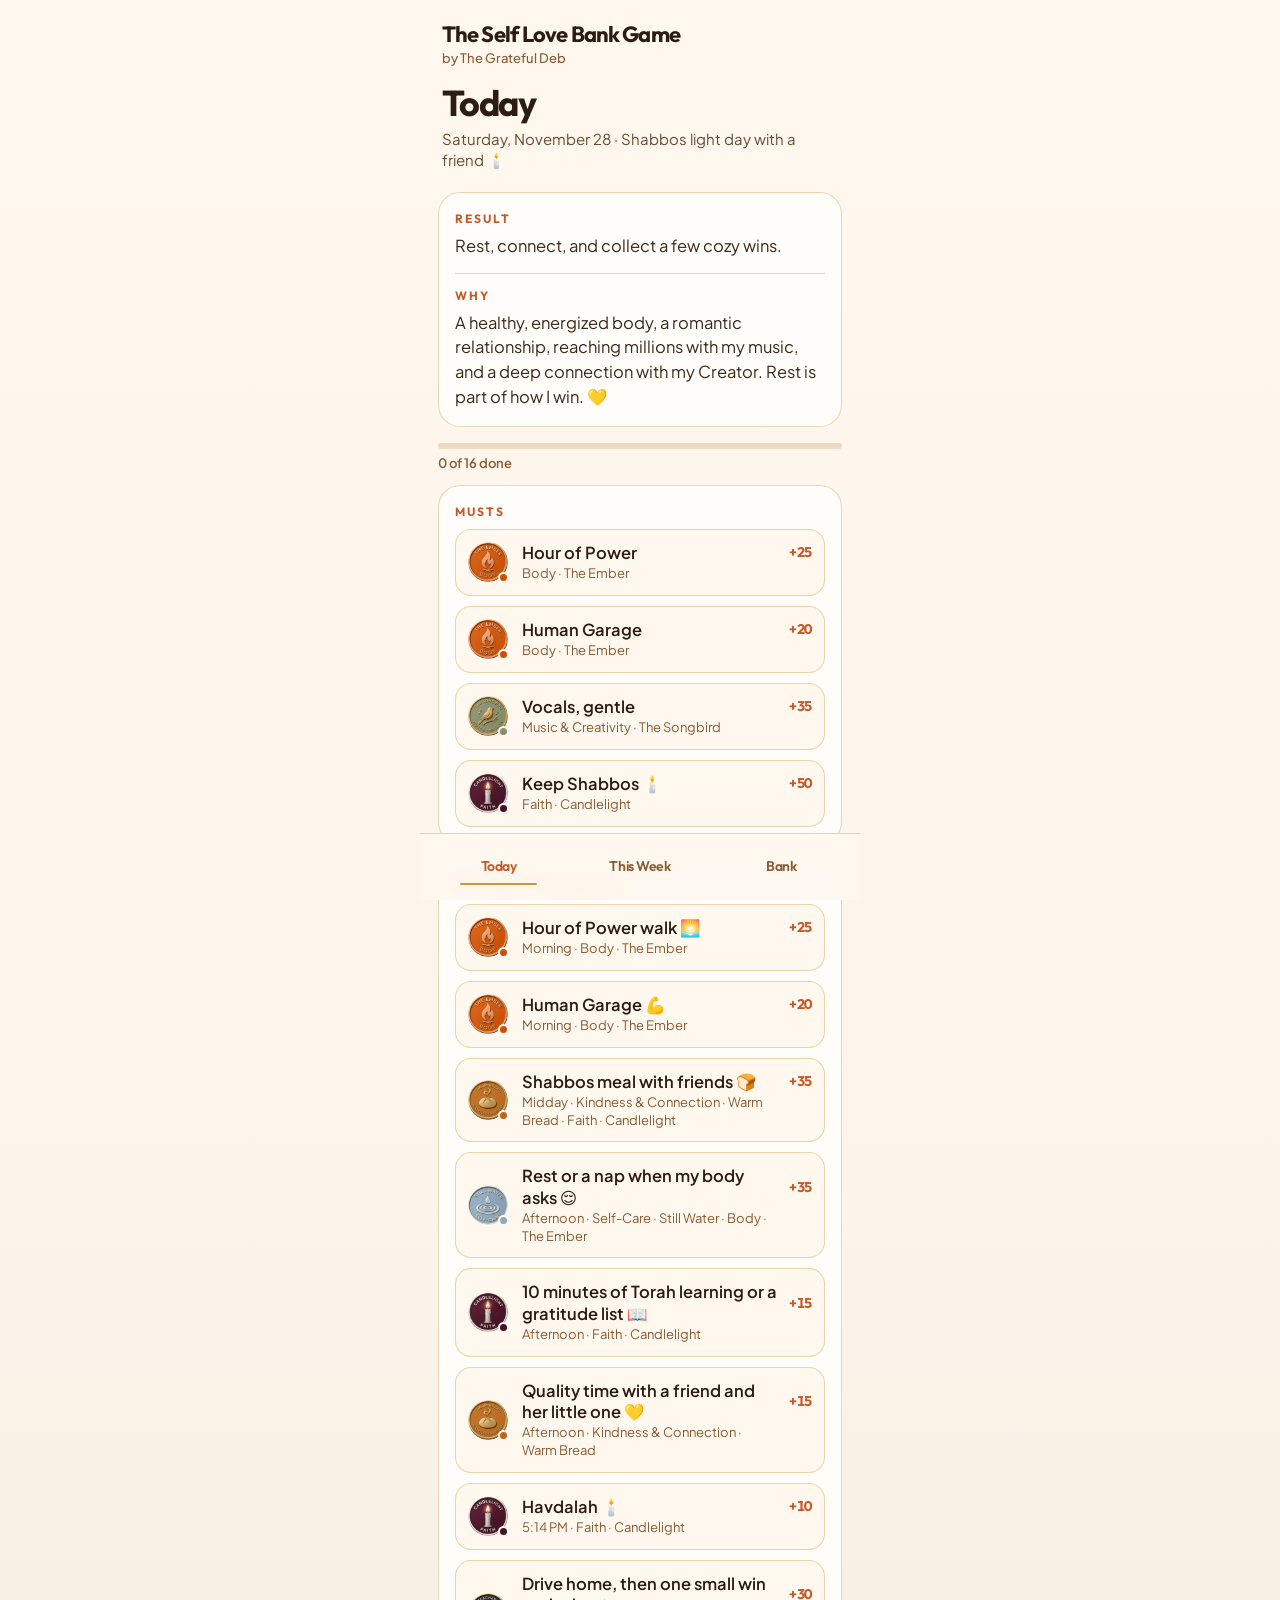
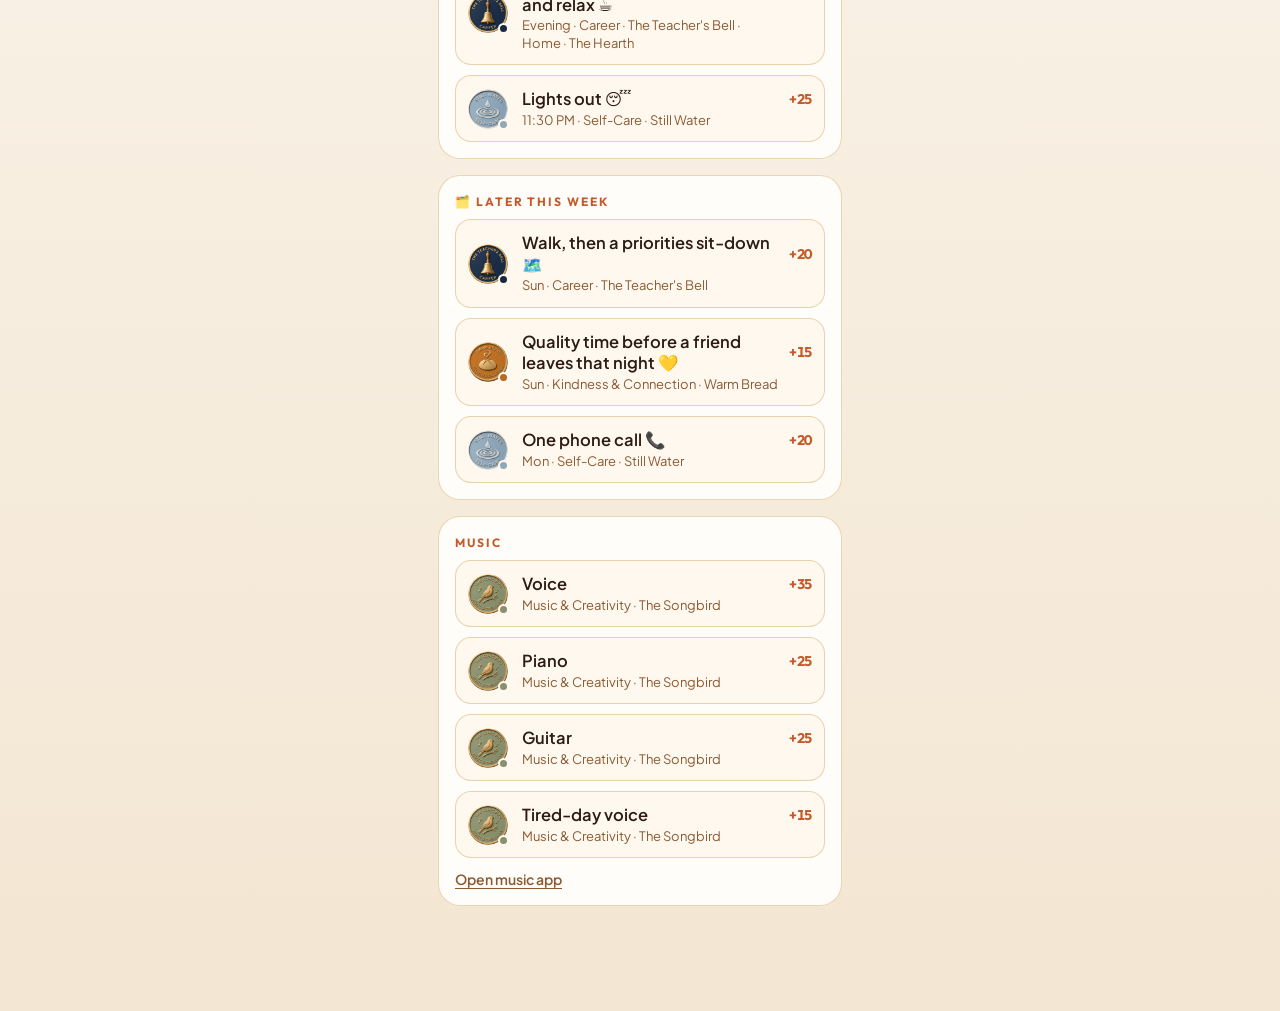
<file: index.html>
<!DOCTYPE html>
<html lang="en">
<head>
<meta charset="utf-8">
<meta name="viewport" content="width=device-width, initial-scale=1, viewport-fit=cover">
<meta name="theme-color" content="#FFF8EF">
<meta name="apple-mobile-web-app-capable" content="yes">
<meta name="mobile-web-app-capable" content="yes">
<meta name="apple-mobile-web-app-status-bar-style" content="default">
<meta name="apple-mobile-web-app-title" content="Bank Game">
<title>The Self Love Bank Game</title>
<link rel="icon" href="bank/icons/favicon-32.png">
<link rel="apple-touch-icon" href="bank/icons/apple-touch-icon.png">
<link rel="preconnect" href="https://fonts.googleapis.com">
<link rel="preconnect" href="https://fonts.gstatic.com" crossorigin>
<link href="https://fonts.googleapis.com/css2?family=Outfit:wght@500;600;700&family=Plus+Jakarta+Sans:wght@400;500;600;700&display=swap" rel="stylesheet">
<link rel="stylesheet" href="bank/app.css">
</head>
<body>
<div class="app">
  <header class="top">
    <p class="wordmark">The Self Love Bank Game</p>
    <p class="byline">by The Grateful Deb</p>
    <h1 id="h1">Today</h1>
    <p class="sub" id="sub"></p>
  </header>
  <main id="main"></main>
  <div class="undo" id="undo" hidden></div>
  <nav class="tabs" id="tabs" aria-label="Sections">
    <button type="button" data-tab="today">Today</button>
    <button type="button" data-tab="week">This Week</button>
    <button type="button" data-tab="bank">Bank</button>
  </nav>
</div>
<div class="veil" id="veil" hidden></div>
<input id="importFile" type="file" accept="application/json,.json" hidden>
<script src="bank/songbird.js"></script>
<script src="bank/logic.js"></script>
<script src="bank/sync.js"></script>
<script src="bank/coins.js"></script>
<script src="bank/browser.js" data-tasks="bank/tasks.json"></script>
<script src="bank/app.js" data-plan="plan.json" data-week="week.json" data-asset="bank/"></script>
</body>
</html>
</file>
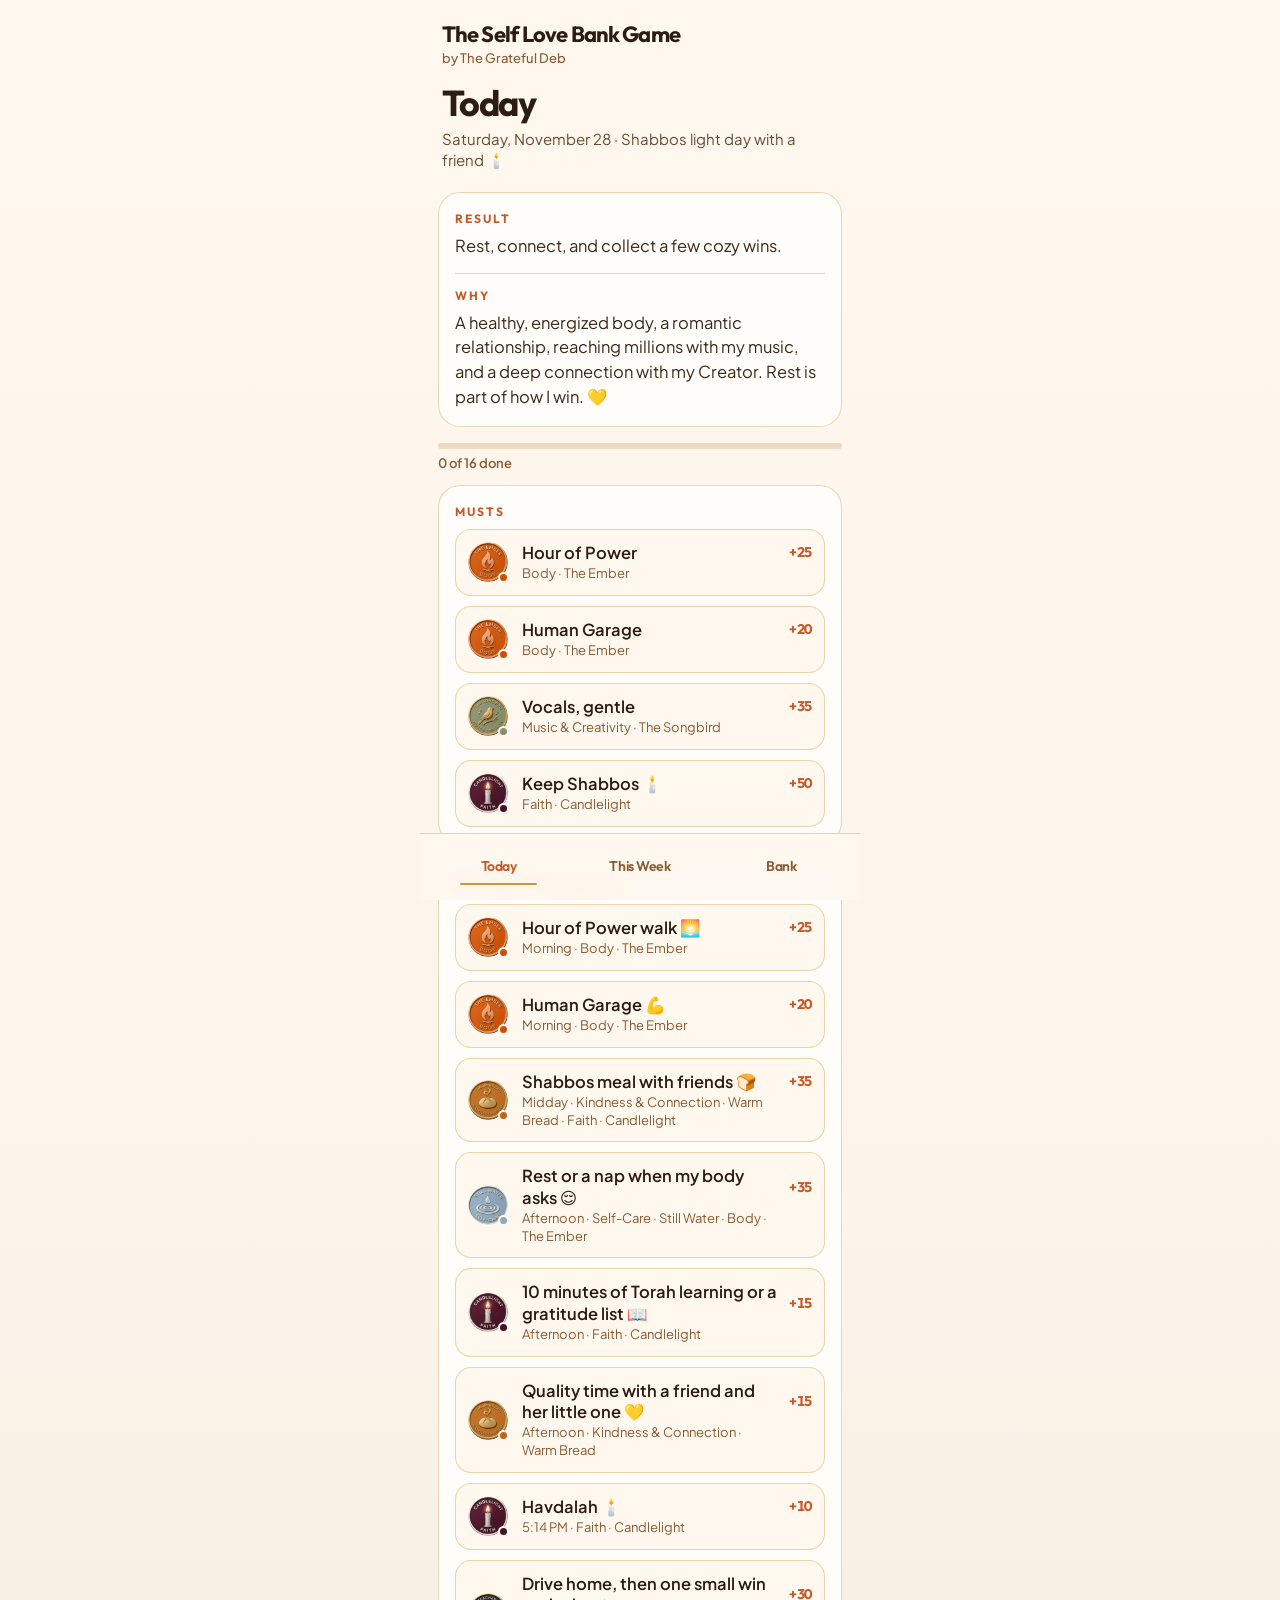
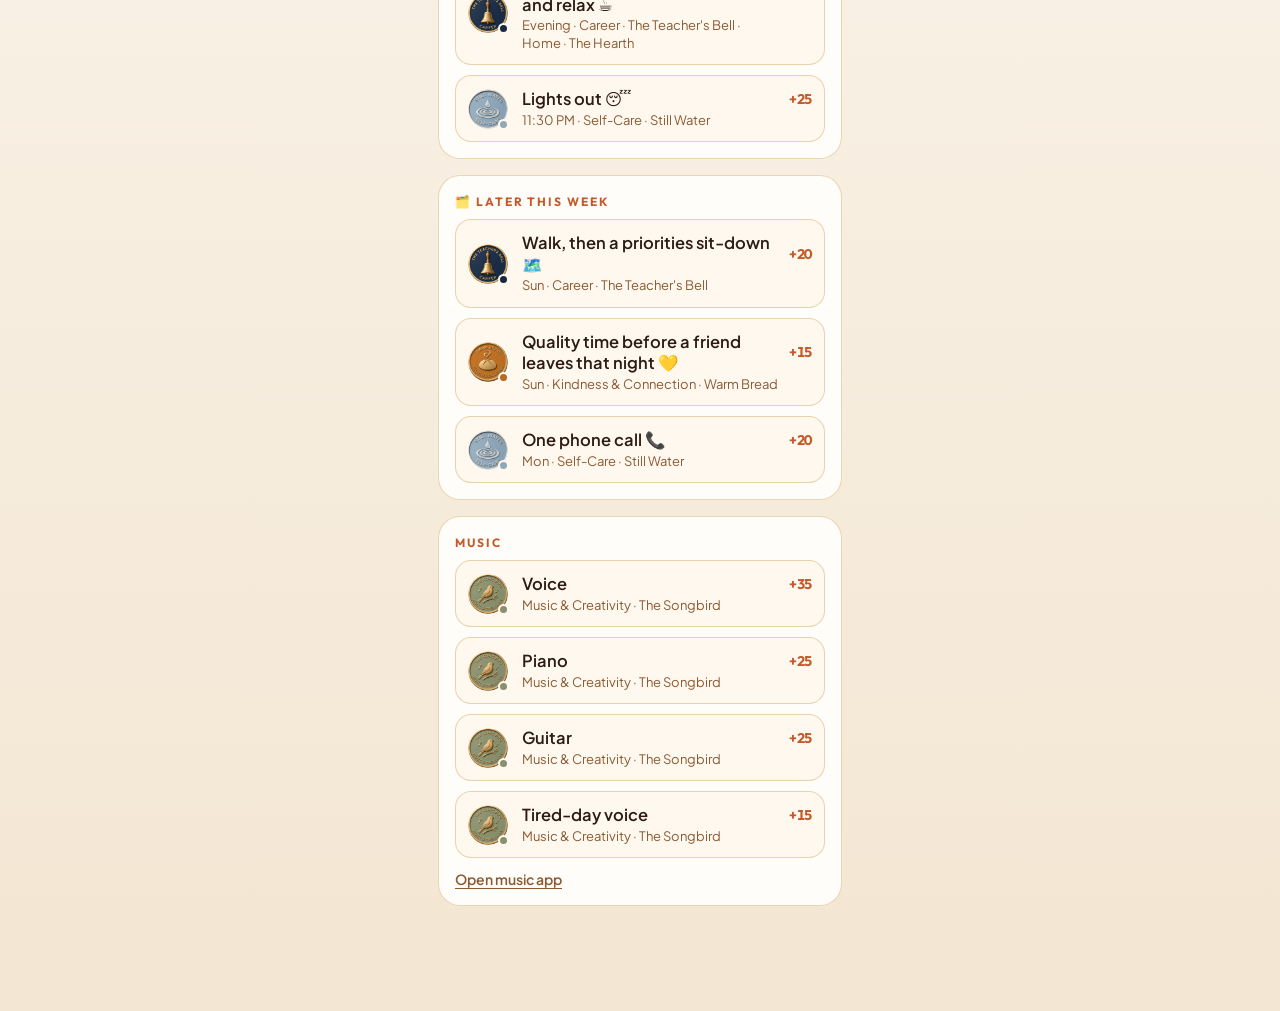
<file: bank/index.html>
<!DOCTYPE html>
<html lang="en">
<head>
<meta charset="utf-8">
<meta name="viewport" content="width=device-width, initial-scale=1, viewport-fit=cover">
<meta name="theme-color" content="#FFF8EF">
<meta name="apple-mobile-web-app-capable" content="yes">
<meta name="mobile-web-app-capable" content="yes">
<meta name="apple-mobile-web-app-status-bar-style" content="default">
<meta name="apple-mobile-web-app-title" content="Bank Game">
<title>The Self Love Bank Game</title>
<link rel="manifest" href="manifest.webmanifest">
<link rel="apple-touch-icon" href="icons/apple-touch-icon.png">
<link rel="icon" href="icons/favicon-32.png">
<link rel="preconnect" href="https://fonts.googleapis.com">
<link rel="preconnect" href="https://fonts.gstatic.com" crossorigin>
<link href="https://fonts.googleapis.com/css2?family=Outfit:wght@500;600;700&family=Plus+Jakarta+Sans:wght@400;500;600;700&display=swap" rel="stylesheet">
<link rel="stylesheet" href="app.css">
</head>
<body>
<div class="app">
  <header class="top">
    <p class="wordmark">The Self Love Bank Game</p>
    <p class="byline">by The Grateful Deb</p>
    <h1 id="h1">Today</h1>
    <p class="sub" id="sub"></p>
  </header>
  <main id="main"></main>
  <div class="undo" id="undo" hidden></div>
  <nav class="tabs" id="tabs" aria-label="Sections">
    <button type="button" data-tab="today">Today</button>
    <button type="button" data-tab="week">This Week</button>
    <button type="button" data-tab="bank">Bank</button>
  </nav>
</div>
<div class="veil" id="veil" hidden></div>
<input id="importFile" type="file" accept="application/json,.json" hidden>
<script src="songbird.js"></script>
<script src="logic.js"></script>
<script src="sync.js"></script>
<script src="coins.js"></script>
<script src="browser.js" data-tasks="tasks.json"></script>
<script src="app.js" data-plan="../plan.json" data-week="../week.json" data-asset="" data-sw="sw.js"></script>
</body>
</html>
</file>
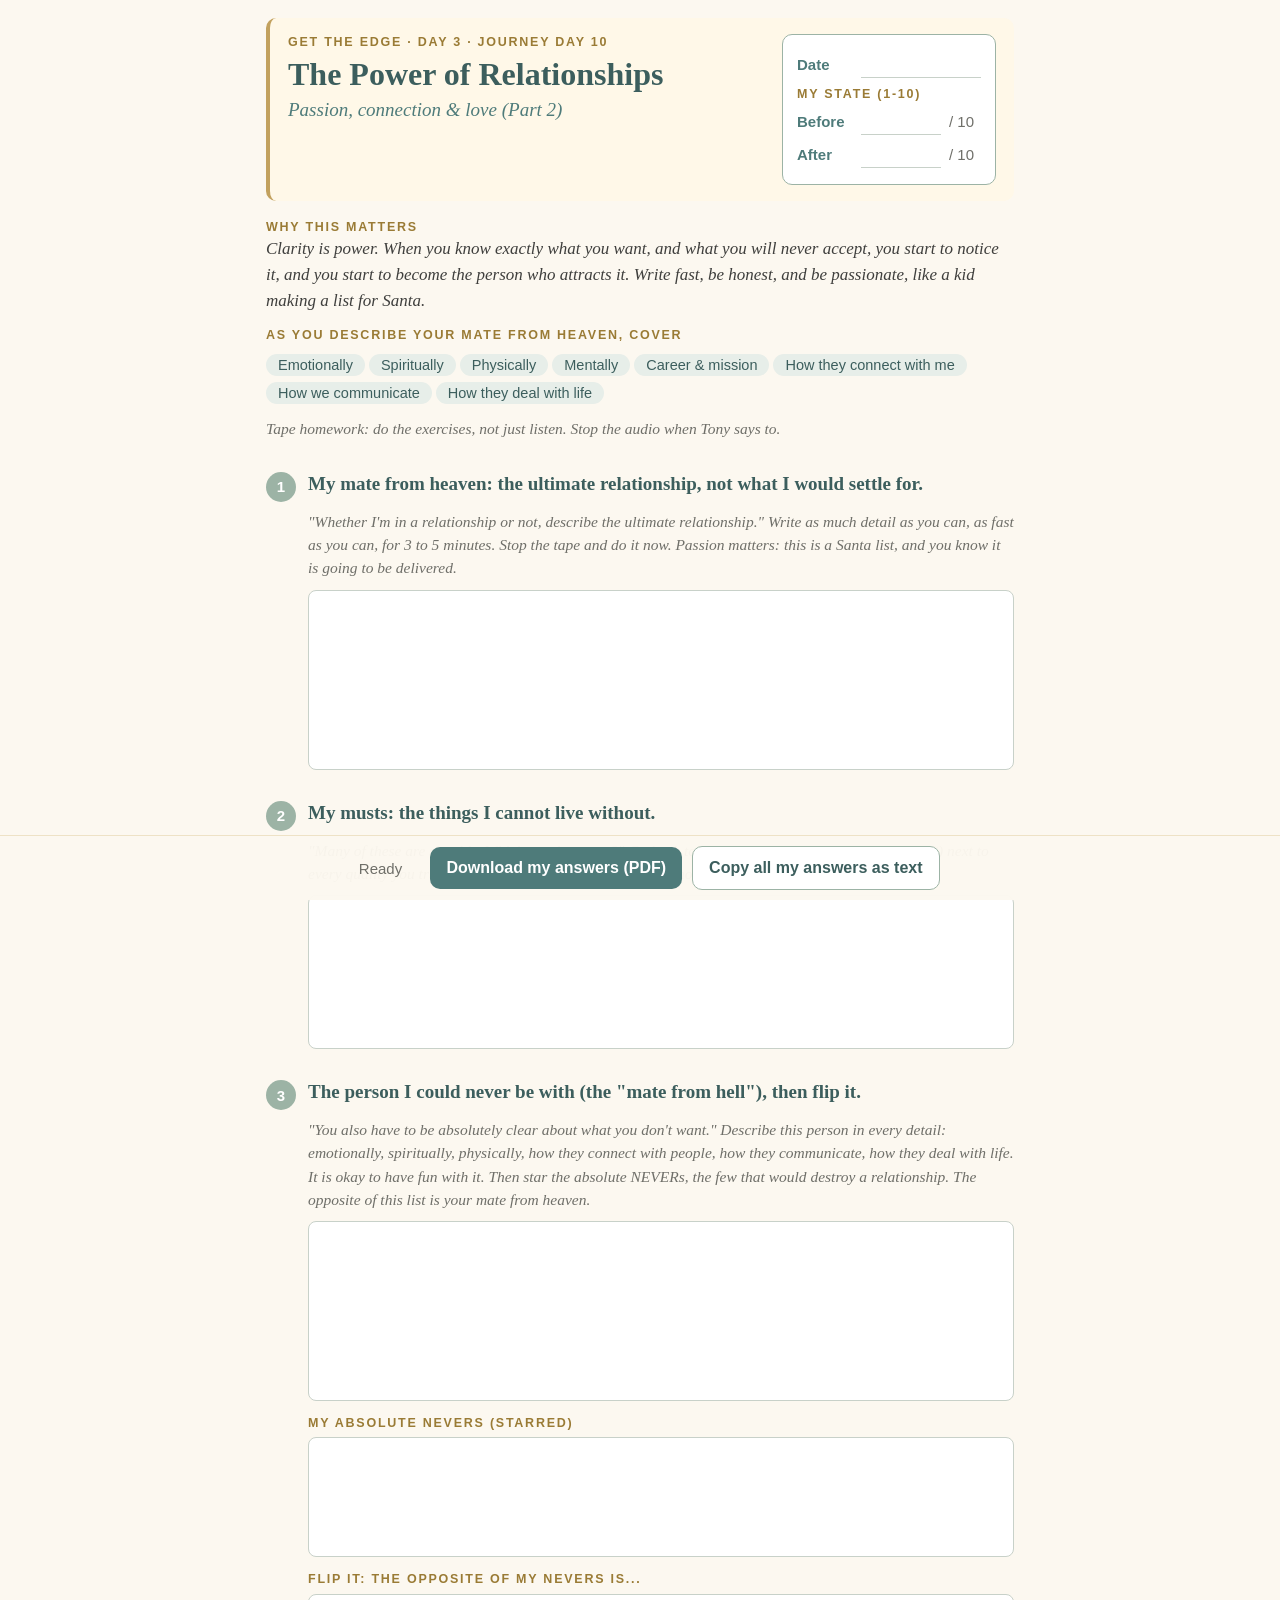
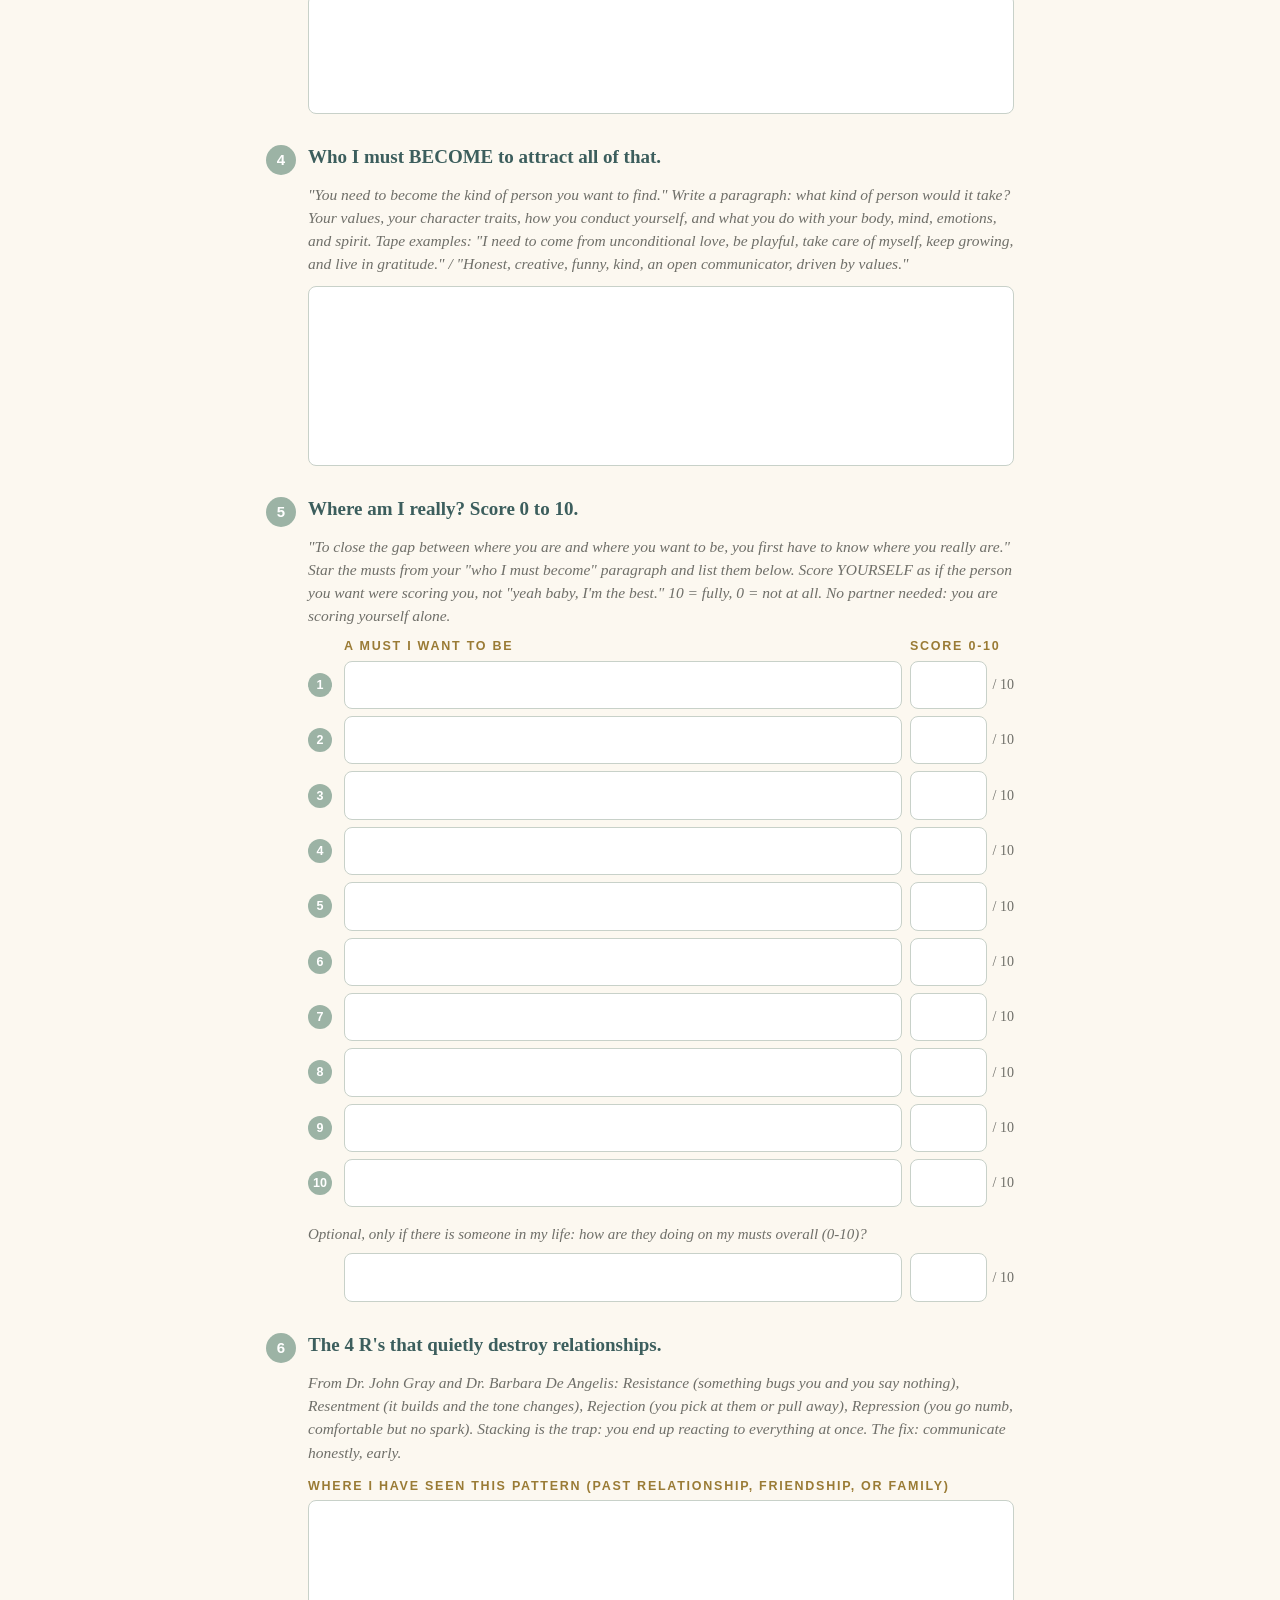
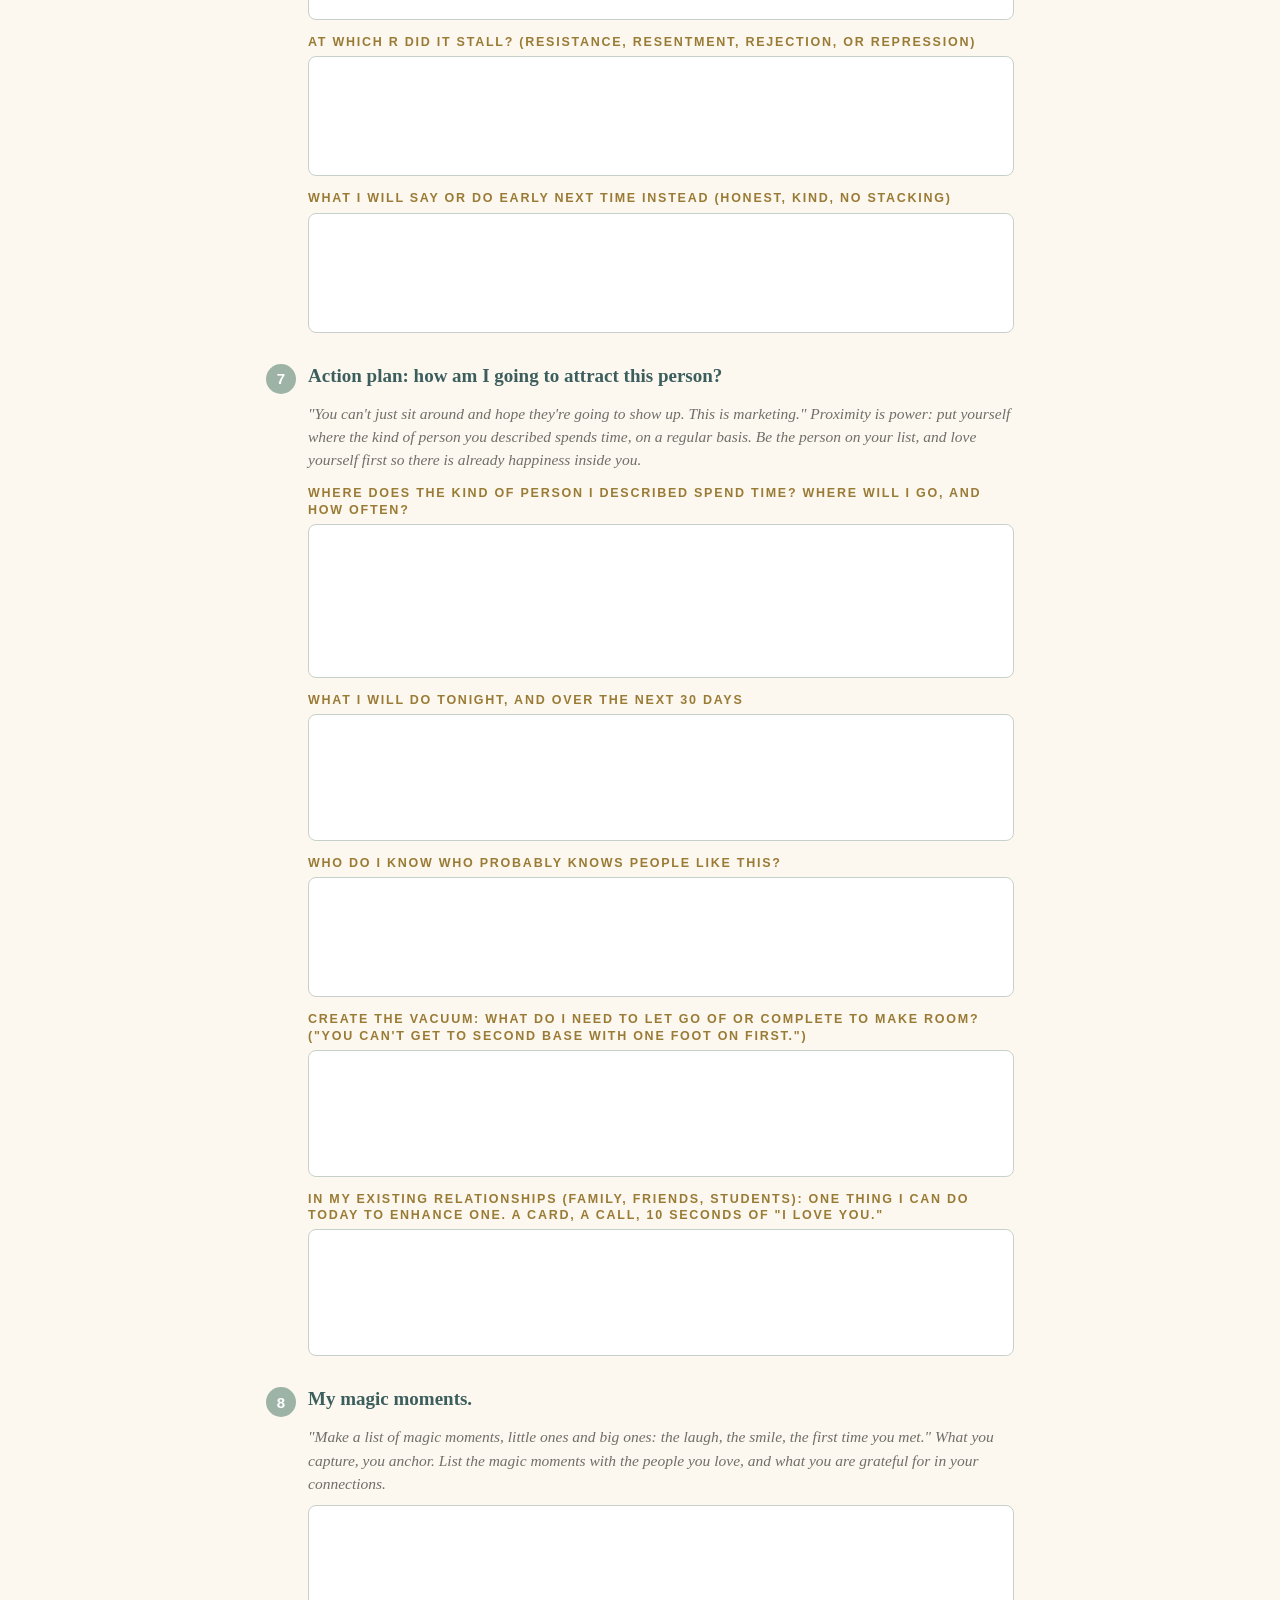
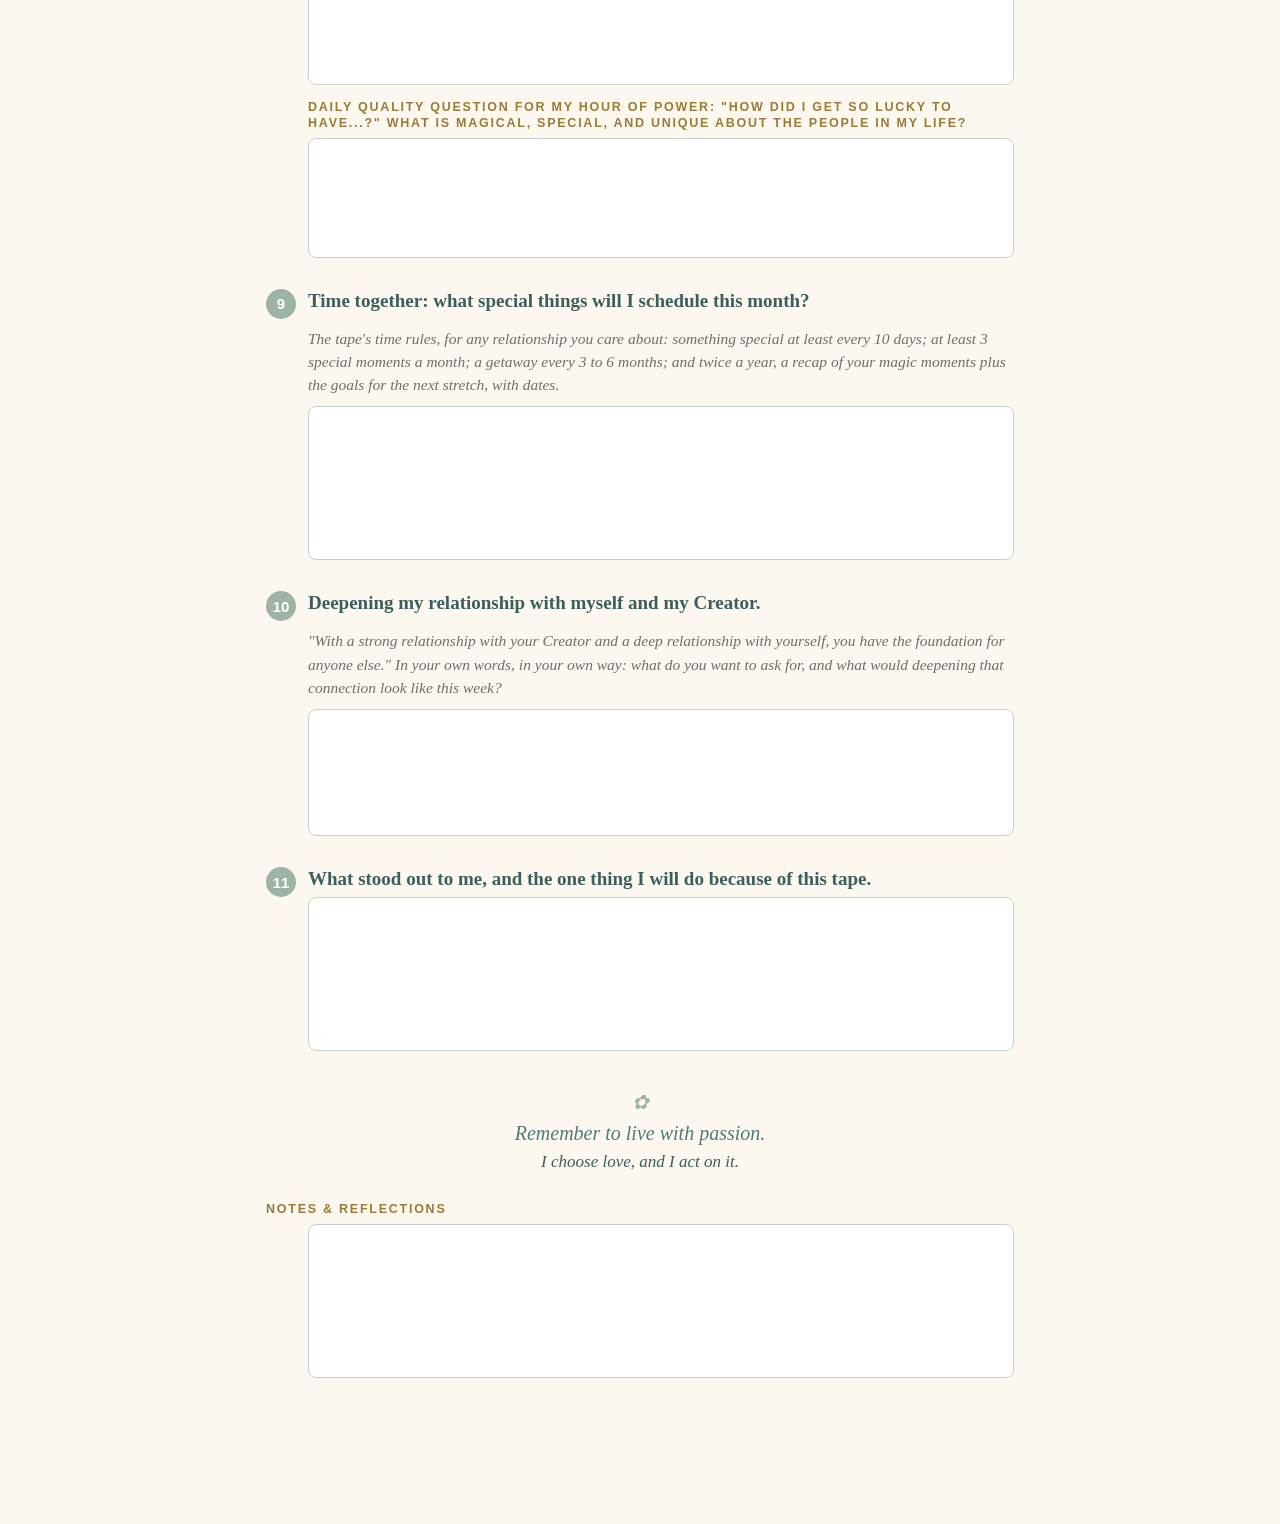
<file: journal-d10/index.html>
<!DOCTYPE html>
<html lang="en"><head><meta charset="utf-8">
<meta name="viewport" content="width=device-width, initial-scale=1">
<title>Day 10 Journal: The Power of Relationships (Part 2)</title>
<style>
:root{--cream:#FCF8F0;--paper:#FFFDF8;--teal:#4E7B7A;--teald:#3C5E5D;--sage:#9CB3A5;--sagel:#E7EEE9;--gold:#9A7B35;--goldl:#EEE2C6;--ink:#3F3F3D;--muted:#6F6F69;--rule:#C8D1C9}
*{box-sizing:border-box}
html{-webkit-text-size-adjust:100%}
body{margin:0;background:var(--cream);color:var(--ink);font:17px/1.55 Georgia,"Times New Roman",serif}
.wrap{max-width:780px;margin:0 auto;padding:18px 16px 140px}
.top{display:flex;gap:14px;flex-wrap:wrap;justify-content:space-between;align-items:flex-start;border-left:4px solid #C2A15E;background:#fff8e8;border-radius:10px;padding:16px 18px;margin-bottom:18px}
.kicker,.gold{font:700 12.5px/1.3 -apple-system,Helvetica,Arial,sans-serif;letter-spacing:.14em;text-transform:uppercase;color:var(--gold)}
h1{margin:6px 0 2px;font-size:32px;line-height:1.15;color:var(--teald)}
.subt{font-style:italic;color:var(--teal);margin:0;font-size:19px}
.state{background:#fff;border:1px solid var(--sage);border-radius:10px;padding:10px 14px;min-width:210px;flex:0 0 auto;font:15px/1.4 -apple-system,Helvetica,Arial,sans-serif}
.state .r{display:flex;align-items:center;gap:8px;margin:6px 0}
.state .r b{width:56px;color:var(--teal);font-weight:600}
.state input{font:17px -apple-system,Helvetica,Arial,sans-serif;border:0;border-bottom:1px solid var(--rule);background:transparent;width:80px;padding:3px 2px;color:var(--ink);border-radius:0}
.state input.d{width:120px}
.state em{font-style:normal;color:var(--muted)}
h3.why{margin:20px 0 4px}
.why-t{font-style:italic;margin:0 0 12px}
.chips{margin:8px 0 4px}
.chip{display:inline-block;background:var(--sagel);color:var(--teald);border-radius:999px;padding:3px 12px;margin:3px 4px 3px 0;font:14.5px -apple-system,Helvetica,Arial,sans-serif}
.note{font-style:italic;color:var(--muted);font-size:15.5px;margin:10px 0 0}
.sec{margin:30px 0 8px;break-inside:auto}
.sh{display:flex;gap:12px;align-items:flex-start}
.badge{flex:0 0 auto;width:30px;height:30px;border-radius:50%;background:var(--sage);color:#fff;display:inline-flex;align-items:center;justify-content:center;font:700 15px -apple-system,Helvetica,Arial,sans-serif;margin-top:1px}
.badge.sm{width:24px;height:24px;font-size:12.5px;margin:0}
h2{margin:0;font-size:19px;line-height:1.35;color:var(--teald)}
.hint{margin:8px 0 10px 42px;font-style:italic;color:var(--muted);font-size:15.5px;line-height:1.5}
.sub{display:block;margin:14px 0 6px 42px;font-size:12.5px}
textarea,.scores input[type=text]{font:17px/1.55 Georgia,"Times New Roman",serif;color:var(--ink);background:#fff;border:1px solid var(--rule);border-radius:8px;width:calc(100% - 42px);margin:0 0 6px 42px;padding:10px 12px;display:block}
textarea{resize:none;overflow:hidden;min-height:120px}
textarea:focus,input:focus{outline:2px solid var(--teal);outline-offset:1px;border-color:var(--teal)}
.scores{margin:10px 0 0 42px}
.srow{display:grid;grid-template-columns:28px 1fr 104px;gap:8px;align-items:center;margin:7px 0}
.srow.shead{margin-bottom:0}
.scores input[type=text]{width:100%;margin:0}
.sc{display:flex;align-items:center;gap:6px}
.sc input{text-align:center;padding:10px 4px}
.sc em{font-style:normal;color:var(--muted);font-size:14px;white-space:nowrap}
.opt{font-style:italic;color:var(--muted);font-size:15px;margin:16px 0 4px}
.closing{text-align:center;margin:36px 0 10px;color:var(--teal);font-style:italic}
.closing .a{font-size:20px}.closing .b{color:var(--teald);font-size:17px}
.leaf{color:var(--sage);font-size:20px}
.notes-h{margin:26px 0 6px}
.bar{position:fixed;left:0;right:0;bottom:0;background:rgba(252,248,240,.97);border-top:1px solid var(--goldl);padding:10px 12px calc(10px + env(safe-area-inset-bottom));display:flex;gap:10px;justify-content:center;align-items:center;flex-wrap:wrap;z-index:5}
.bar button{font:600 16px -apple-system,Helvetica,Arial,sans-serif;background:var(--teal);color:#fff;border:0;border-radius:10px;padding:12px 16px;cursor:pointer}
.bar button.alt{background:#fff;color:var(--teald);border:1.5px solid var(--sage)}
.saved{font:600 15px -apple-system,Helvetica,Arial,sans-serif;color:var(--teal);min-width:80px;text-align:center}
.saved.dim{color:var(--muted);font-weight:400}
@media (max-width:520px){h1{font-size:27px}.srow{grid-template-columns:26px 1fr 96px} textarea,.scores{margin-left:0;width:100%} .scores{margin-left:0} .hint,.sub{margin-left:0}}
@media print{
 @page{margin:14mm}
 body{background:#fff;font-size:12pt;line-height:1.45}
 .bar,.noprint{display:none!important}
 .wrap{max-width:none;padding:0}
 .top{background:#fff8e8;-webkit-print-color-adjust:exact;print-color-adjust:exact}
 .badge,.chip{-webkit-print-color-adjust:exact;print-color-adjust:exact}
 textarea{overflow:visible;resize:none;border:1px solid #bbb;min-height:0;white-space:pre-wrap;break-inside:auto}
 .sec{break-inside:auto} h2,.sh{break-after:avoid} .srow{break-inside:avoid}
 input{border:1px solid #bbb!important}
}
</style></head><body>
<div class="wrap" id="doc">
<div class="top">
 <div><div class="kicker">Get the Edge &middot; Day 3 &middot; Journey Day 10</div>
 <h1>The Power of Relationships</h1><p class="subt">Passion, connection &amp; love (Part 2)</p></div>
 <div class="state">
  <div class="r"><b>Date</b><input class="d" type="text" id="date" aria-label="Date" autocomplete="off"></div>
  <div class="kicker" style="margin-top:8px">My state (1-10)</div>
  <div class="r"><b>Before</b><input type="text" inputmode="numeric" id="before" maxlength="4" aria-label="State before"><em>/ 10</em></div>
  <div class="r"><b>After</b><input type="text" inputmode="numeric" id="after" maxlength="4" aria-label="State after"><em>/ 10</em></div>
 </div>
</div>
<div class="kicker">Why this matters</div>
<p class="why-t">Clarity is power. When you know exactly what you want, and what you will never accept, you start to notice it, and you start to become the person who attracts it. Write fast, be honest, and be passionate, like a kid making a list for Santa.</p>
<div class="kicker">As you describe your mate from heaven, cover</div>
<div class="chips"><span class="chip">Emotionally</span><span class="chip">Spiritually</span><span class="chip">Physically</span><span class="chip">Mentally</span><span class="chip">Career &amp; mission</span><span class="chip">How they connect with me</span><span class="chip">How we communicate</span><span class="chip">How they deal with life</span></div>
<p class="note">Tape homework: do the exercises, not just listen. Stop the audio when Tony says to.</p>
<section class="sec" data-num="1" data-title="My mate from heaven: the ultimate relationship, not what I would settle for.">
<div class="sh"><span class="badge">1</span><h2>My mate from heaven: the ultimate relationship, not what I would settle for.</h2></div>
<p class="hint">&quot;Whether I&#x27;m in a relationship or not, describe the ultimate relationship.&quot; Write as much detail as you can, as fast as you can, for 3 to 5 minutes. Stop the tape and do it now. Passion matters: this is a Santa list, and you know it is going to be delivered.</p>
<textarea id="s1_1" data-label="My mate from heaven: the ultimate relationship, not what I would settle for." rows="6" spellcheck="true" autocomplete="off" aria-label="My mate from heaven: the ultimate relationship, not what I would settle for."></textarea>
</section>
<section class="sec" data-num="2" data-title="My musts: the things I cannot live without.">
<div class="sh"><span class="badge">2</span><h2>My musts: the things I cannot live without.</h2></div>
<p class="hint">&quot;Many of these are shoulds. Which are the musts?&quot; Go back to your heaven list and put an asterisk (*) next to every quality you truly cannot live without. Then copy just those here. Musts, not preferences.</p>
<textarea id="s2_1" data-label="My musts: the things I cannot live without." rows="5" spellcheck="true" autocomplete="off" aria-label="My musts: the things I cannot live without."></textarea>
</section>
<section class="sec" data-num="3" data-title="The person I could never be with (the &quot;mate from hell&quot;), then flip it.">
<div class="sh"><span class="badge">3</span><h2>The person I could never be with (the &quot;mate from hell&quot;), then flip it.</h2></div>
<p class="hint">&quot;You also have to be absolutely clear about what you don&#x27;t want.&quot; Describe this person in every detail: emotionally, spiritually, physically, how they connect with people, how they communicate, how they deal with life. It is okay to have fun with it. Then star the absolute NEVERs, the few that would destroy a relationship. The opposite of this list is your mate from heaven.</p>
<textarea id="s3_1" data-label="The person I could never be with (the &quot;mate from hell&quot;), then flip it." rows="6" spellcheck="true" autocomplete="off" aria-label="The person I could never be with (the &quot;mate from hell&quot;), then flip it."></textarea>
<label class="sub gold" for="s3_2">My absolute NEVERs (starred)</label>
<textarea id="s3_2" data-label="My absolute NEVERs (starred)" rows="3" spellcheck="true" autocomplete="off" aria-label="My absolute NEVERs (starred)"></textarea>
<label class="sub gold" for="s3_3">Flip it: the opposite of my NEVERs is...</label>
<textarea id="s3_3" data-label="Flip it: the opposite of my NEVERs is..." rows="3" spellcheck="true" autocomplete="off" aria-label="Flip it: the opposite of my NEVERs is..."></textarea>
</section>
<section class="sec" data-num="4" data-title="Who I must BECOME to attract all of that.">
<div class="sh"><span class="badge">4</span><h2>Who I must BECOME to attract all of that.</h2></div>
<p class="hint">&quot;You need to become the kind of person you want to find.&quot; Write a paragraph: what kind of person would it take? Your values, your character traits, how you conduct yourself, and what you do with your body, mind, emotions, and spirit. Tape examples: &quot;I need to come from unconditional love, be playful, take care of myself, keep growing, and live in gratitude.&quot; / &quot;Honest, creative, funny, kind, an open communicator, driven by values.&quot;</p>
<textarea id="s4_1" data-label="Who I must BECOME to attract all of that." rows="6" spellcheck="true" autocomplete="off" aria-label="Who I must BECOME to attract all of that."></textarea>
</section>
<section class="sec" data-num="5" data-title="Where am I really? Score 0 to 10.">
<div class="sh"><span class="badge">5</span><h2>Where am I really? Score 0 to 10.</h2></div>
<p class="hint">&quot;To close the gap between where you are and where you want to be, you first have to know where you really are.&quot; Star the musts from your &quot;who I must become&quot; paragraph and list them below. Score YOURSELF as if the person you want were scoring you, not &quot;yeah baby, I&#x27;m the best.&quot; 10 = fully, 0 = not at all. No partner needed: you are scoring yourself alone.</p>
<div class="scores"><div class="srow shead"><span></span><span class="gold">A MUST I WANT TO BE</span><span class="gold">SCORE 0-10</span></div>
<div class="srow"><span class="badge sm">1</span><input type="text" id="must_1" aria-label="Must 1" autocomplete="off"><span class="sc"><input type="text" inputmode="numeric" id="score_1" aria-label="Score 1 out of 10" maxlength="4" autocomplete="off"><em>/ 10</em></span></div>
<div class="srow"><span class="badge sm">2</span><input type="text" id="must_2" aria-label="Must 2" autocomplete="off"><span class="sc"><input type="text" inputmode="numeric" id="score_2" aria-label="Score 2 out of 10" maxlength="4" autocomplete="off"><em>/ 10</em></span></div>
<div class="srow"><span class="badge sm">3</span><input type="text" id="must_3" aria-label="Must 3" autocomplete="off"><span class="sc"><input type="text" inputmode="numeric" id="score_3" aria-label="Score 3 out of 10" maxlength="4" autocomplete="off"><em>/ 10</em></span></div>
<div class="srow"><span class="badge sm">4</span><input type="text" id="must_4" aria-label="Must 4" autocomplete="off"><span class="sc"><input type="text" inputmode="numeric" id="score_4" aria-label="Score 4 out of 10" maxlength="4" autocomplete="off"><em>/ 10</em></span></div>
<div class="srow"><span class="badge sm">5</span><input type="text" id="must_5" aria-label="Must 5" autocomplete="off"><span class="sc"><input type="text" inputmode="numeric" id="score_5" aria-label="Score 5 out of 10" maxlength="4" autocomplete="off"><em>/ 10</em></span></div>
<div class="srow"><span class="badge sm">6</span><input type="text" id="must_6" aria-label="Must 6" autocomplete="off"><span class="sc"><input type="text" inputmode="numeric" id="score_6" aria-label="Score 6 out of 10" maxlength="4" autocomplete="off"><em>/ 10</em></span></div>
<div class="srow"><span class="badge sm">7</span><input type="text" id="must_7" aria-label="Must 7" autocomplete="off"><span class="sc"><input type="text" inputmode="numeric" id="score_7" aria-label="Score 7 out of 10" maxlength="4" autocomplete="off"><em>/ 10</em></span></div>
<div class="srow"><span class="badge sm">8</span><input type="text" id="must_8" aria-label="Must 8" autocomplete="off"><span class="sc"><input type="text" inputmode="numeric" id="score_8" aria-label="Score 8 out of 10" maxlength="4" autocomplete="off"><em>/ 10</em></span></div>
<div class="srow"><span class="badge sm">9</span><input type="text" id="must_9" aria-label="Must 9" autocomplete="off"><span class="sc"><input type="text" inputmode="numeric" id="score_9" aria-label="Score 9 out of 10" maxlength="4" autocomplete="off"><em>/ 10</em></span></div>
<div class="srow"><span class="badge sm">10</span><input type="text" id="must_10" aria-label="Must 10" autocomplete="off"><span class="sc"><input type="text" inputmode="numeric" id="score_10" aria-label="Score 10 out of 10" maxlength="4" autocomplete="off"><em>/ 10</em></span></div>
<p class="opt">Optional, only if there is someone in my life: how are they doing on my musts overall (0-10)?</p>
<div class="srow"><span></span><input type="text" id="partner_note" aria-label="Partner note" autocomplete="off"><span class="sc"><input type="text" inputmode="numeric" id="partner_score" aria-label="Partner score" maxlength="4" autocomplete="off"><em>/ 10</em></span></div></div>
</section>
<section class="sec" data-num="6" data-title="The 4 R&#x27;s that quietly destroy relationships.">
<div class="sh"><span class="badge">6</span><h2>The 4 R&#x27;s that quietly destroy relationships.</h2></div>
<p class="hint">From Dr. John Gray and Dr. Barbara De Angelis: Resistance (something bugs you and you say nothing), Resentment (it builds and the tone changes), Rejection (you pick at them or pull away), Repression (you go numb, comfortable but no spark). Stacking is the trap: you end up reacting to everything at once. The fix: communicate honestly, early.</p>
<label class="sub gold" for="s6_1">Where I have seen this pattern (past relationship, friendship, or family)</label>
<textarea id="s6_1" data-label="Where I have seen this pattern (past relationship, friendship, or family)" rows="3" spellcheck="true" autocomplete="off" aria-label="Where I have seen this pattern (past relationship, friendship, or family)"></textarea>
<label class="sub gold" for="s6_2">At which R did it stall? (Resistance, Resentment, Rejection, or Repression)</label>
<textarea id="s6_2" data-label="At which R did it stall? (Resistance, Resentment, Rejection, or Repression)" rows="3" spellcheck="true" autocomplete="off" aria-label="At which R did it stall? (Resistance, Resentment, Rejection, or Repression)"></textarea>
<label class="sub gold" for="s6_3">What I will say or do early next time instead (honest, kind, no stacking)</label>
<textarea id="s6_3" data-label="What I will say or do early next time instead (honest, kind, no stacking)" rows="3" spellcheck="true" autocomplete="off" aria-label="What I will say or do early next time instead (honest, kind, no stacking)"></textarea>
</section>
<section class="sec" data-num="7" data-title="Action plan: how am I going to attract this person?">
<div class="sh"><span class="badge">7</span><h2>Action plan: how am I going to attract this person?</h2></div>
<p class="hint">&quot;You can&#x27;t just sit around and hope they&#x27;re going to show up. This is marketing.&quot; Proximity is power: put yourself where the kind of person you described spends time, on a regular basis. Be the person on your list, and love yourself first so there is already happiness inside you.</p>
<label class="sub gold" for="s7_1">Where does the kind of person I described spend time? Where will I go, and how often?</label>
<textarea id="s7_1" data-label="Where does the kind of person I described spend time? Where will I go, and how often?" rows="5" spellcheck="true" autocomplete="off" aria-label="Where does the kind of person I described spend time? Where will I go, and how often?"></textarea>
<label class="sub gold" for="s7_2">What I will do tonight, and over the next 30 days</label>
<textarea id="s7_2" data-label="What I will do tonight, and over the next 30 days" rows="4" spellcheck="true" autocomplete="off" aria-label="What I will do tonight, and over the next 30 days"></textarea>
<label class="sub gold" for="s7_3">Who do I know who probably knows people like this?</label>
<textarea id="s7_3" data-label="Who do I know who probably knows people like this?" rows="3" spellcheck="true" autocomplete="off" aria-label="Who do I know who probably knows people like this?"></textarea>
<label class="sub gold" for="s7_4">Create the vacuum: what do I need to let go of or complete to make room? (&quot;You can&#x27;t get to second base with one foot on first.&quot;)</label>
<textarea id="s7_4" data-label="Create the vacuum: what do I need to let go of or complete to make room? (&quot;You can&#x27;t get to second base with one foot on first.&quot;)" rows="4" spellcheck="true" autocomplete="off" aria-label="Create the vacuum: what do I need to let go of or complete to make room? (&quot;You can&#x27;t get to second base with one foot on first.&quot;)"></textarea>
<label class="sub gold" for="s7_5">In my existing relationships (family, friends, students): one thing I can do TODAY to enhance one. A card, a call, 10 seconds of &quot;I love you.&quot;</label>
<textarea id="s7_5" data-label="In my existing relationships (family, friends, students): one thing I can do TODAY to enhance one. A card, a call, 10 seconds of &quot;I love you.&quot;" rows="4" spellcheck="true" autocomplete="off" aria-label="In my existing relationships (family, friends, students): one thing I can do TODAY to enhance one. A card, a call, 10 seconds of &quot;I love you.&quot;"></textarea>
</section>
<section class="sec" data-num="8" data-title="My magic moments.">
<div class="sh"><span class="badge">8</span><h2>My magic moments.</h2></div>
<p class="hint">&quot;Make a list of magic moments, little ones and big ones: the laugh, the smile, the first time you met.&quot; What you capture, you anchor. List the magic moments with the people you love, and what you are grateful for in your connections.</p>
<textarea id="s8_1" data-label="My magic moments." rows="6" spellcheck="true" autocomplete="off" aria-label="My magic moments."></textarea>
<label class="sub gold" for="s8_2">Daily quality question for my Hour of Power: &quot;How did I get so lucky to have...?&quot; What is magical, special, and unique about the people in my life?</label>
<textarea id="s8_2" data-label="Daily quality question for my Hour of Power: &quot;How did I get so lucky to have...?&quot; What is magical, special, and unique about the people in my life?" rows="3" spellcheck="true" autocomplete="off" aria-label="Daily quality question for my Hour of Power: &quot;How did I get so lucky to have...?&quot; What is magical, special, and unique about the people in my life?"></textarea>
</section>
<section class="sec" data-num="9" data-title="Time together: what special things will I schedule this month?">
<div class="sh"><span class="badge">9</span><h2>Time together: what special things will I schedule this month?</h2></div>
<p class="hint">The tape&#x27;s time rules, for any relationship you care about: something special at least every 10 days; at least 3 special moments a month; a getaway every 3 to 6 months; and twice a year, a recap of your magic moments plus the goals for the next stretch, with dates.</p>
<textarea id="s9_1" data-label="Time together: what special things will I schedule this month?" rows="5" spellcheck="true" autocomplete="off" aria-label="Time together: what special things will I schedule this month?"></textarea>
</section>
<section class="sec" data-num="10" data-title="Deepening my relationship with myself and my Creator.">
<div class="sh"><span class="badge">10</span><h2>Deepening my relationship with myself and my Creator.</h2></div>
<p class="hint">&quot;With a strong relationship with your Creator and a deep relationship with yourself, you have the foundation for anyone else.&quot; In your own words, in your own way: what do you want to ask for, and what would deepening that connection look like this week?</p>
<textarea id="s10_1" data-label="Deepening my relationship with myself and my Creator." rows="4" spellcheck="true" autocomplete="off" aria-label="Deepening my relationship with myself and my Creator."></textarea>
</section>
<section class="sec" data-num="11" data-title="What stood out to me, and the one thing I will do because of this tape.">
<div class="sh"><span class="badge">11</span><h2>What stood out to me, and the one thing I will do because of this tape.</h2></div>
<textarea id="s11_1" data-label="What stood out to me, and the one thing I will do because of this tape." rows="5" spellcheck="true" autocomplete="off" aria-label="What stood out to me, and the one thing I will do because of this tape."></textarea>
</section>
<div class="closing"><div class="leaf">&#10047;</div><div class="a">Remember to live with passion.</div><div class="b">I choose love, and I act on it.</div></div>
<div class="kicker notes-h">Notes &amp; reflections</div>
<textarea id="notes" data-label="Notes &amp; reflections" rows="5" aria-label="Notes and reflections"></textarea>
</div>
<div class="bar noprint">
 <span class="saved dim" id="saved">Ready</span>
 <button type="button" id="pdf">Download my answers (PDF)</button>
 <button type="button" class="alt" id="copy">Copy all my answers as text</button>
</div>
<script>
(function(){
var KEY='ue_day10_v1';
var els=Array.prototype.slice.call(document.querySelectorAll('textarea,input[type=text]'));
var data={};
try{data=JSON.parse(localStorage.getItem(KEY)||'{}')||{};}catch(e){data={};}
var sv=document.getElementById('saved'),tm=null;
function grow(t){ if(t.tagName!=='TEXTAREA')return; t.style.height='auto'; t.style.height=(t.scrollHeight+2)+'px'; }
function growAll(){els.forEach(grow);}
function persist(){
  try{localStorage.setItem(KEY,JSON.stringify(data));sv.textContent='Saved \u2713';sv.className='saved';
    clearTimeout(tm);tm=setTimeout(function(){sv.className='saved dim';},2500);}
  catch(e){sv.textContent='Could not save (copy your text!)';sv.className='saved';}
}
els.forEach(function(el){
  if(data[el.id]!=null)el.value=data[el.id];
  el.addEventListener('input',function(){data[el.id]=el.value;grow(el);persist();});
  el.addEventListener('change',function(){data[el.id]=el.value;persist();});
});
growAll();
window.addEventListener('resize',growAll);
window.addEventListener('load',growAll);
if(document.fonts&&document.fonts.ready)document.fonts.ready.then(growAll);
window.addEventListener('beforeprint',growAll);
document.getElementById('pdf').addEventListener('click',function(){growAll();window.print();});
function val(id){var n=document.getElementById(id);return n?n.value.trim():'';}
function buildText(){
  var L=[];
  L.push('GET THE EDGE - DAY 3 - JOURNEY DAY 10');
  L.push("The Power of Relationships"+' - '+"Passion, connection & love (Part 2)");
  L.push('Date: '+val('date')+'   State before: '+val('before')+'/10   After: '+val('after')+'/10');
  L.push('');
  document.querySelectorAll('.sec').forEach(function(s){
    L.push(s.getAttribute('data-num')+'. '+s.getAttribute('data-title'));
    s.querySelectorAll('textarea').forEach(function(t){
      var lab=t.getAttribute('data-label');
      if(lab&&lab!==s.getAttribute('data-title'))L.push('['+lab+']');
      L.push(t.value.trim()||'(blank)');L.push('');
    });
    if(s.querySelector('.scores')){
      for(var i=1;i<=10;i++){var m=val('must_'+i),sc=val('score_'+i);if(m||sc)L.push(i+'. '+m+' - '+sc+'/10');}
      if(val('partner_note')||val('partner_score'))L.push('Partner: '+val('partner_note')+' - '+val('partner_score')+'/10');
      L.push('');
    }
  });
  L.push('Notes & reflections');L.push(val('notes')||'(blank)');
  return L.join('\n');
}
document.getElementById('copy').addEventListener('click',function(){
  var txt=buildText();
  function ok(){sv.textContent='Copied \u2713';sv.className='saved';clearTimeout(tm);tm=setTimeout(function(){sv.className='saved dim';},2500);}
  function fb(){var a=document.createElement('textarea');a.value=txt;a.style.position='fixed';a.style.opacity='0';document.body.appendChild(a);a.focus();a.select();
    try{document.execCommand('copy');ok();}catch(e){sv.textContent='Copy failed';}document.body.removeChild(a);}
  if(navigator.clipboard&&navigator.clipboard.writeText)navigator.clipboard.writeText(txt).then(ok,fb);else fb();
});
})();
</script></body></html>
</file>
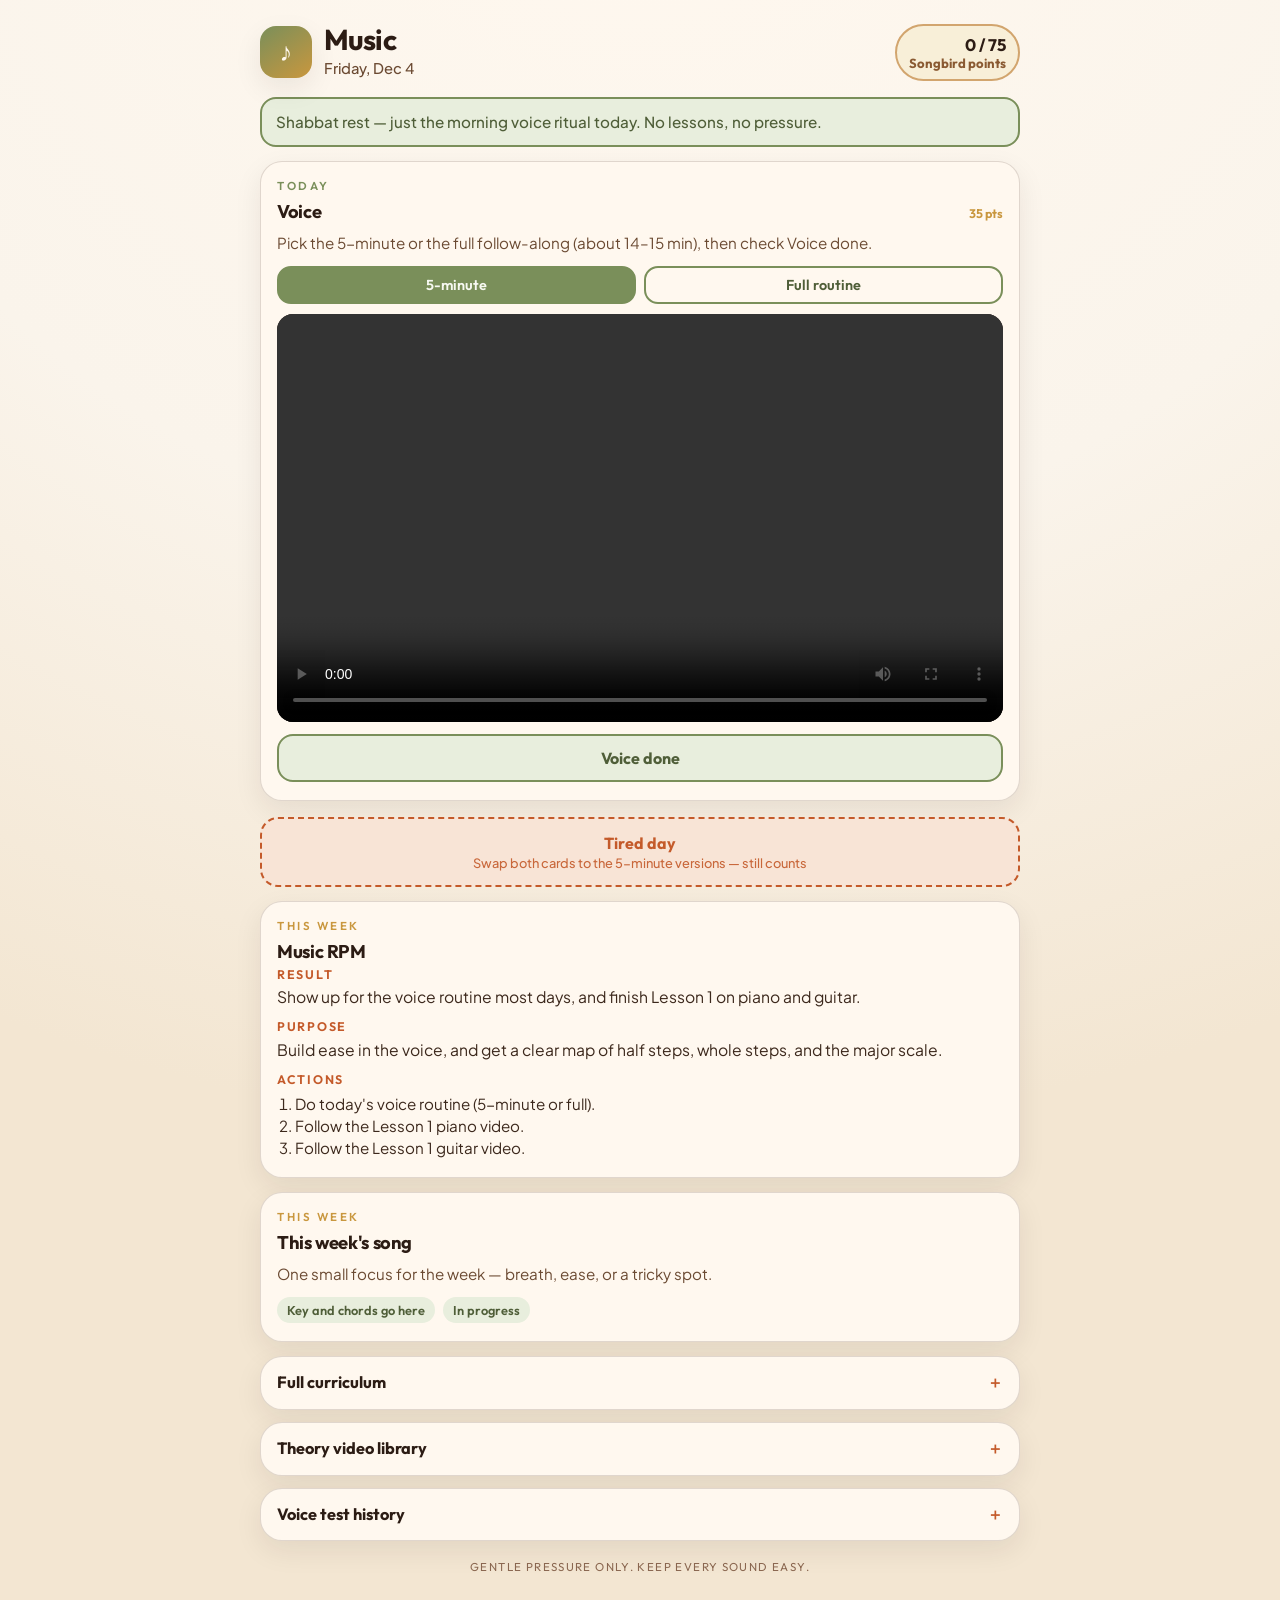
<file: music/index.html>
<!DOCTYPE html>
<html lang="en">
<head>
  <meta charset="utf-8">
  <meta name="viewport" content="width=device-width, initial-scale=1, viewport-fit=cover">
  <meta name="theme-color" content="#FAF4EB">
  <meta name="apple-mobile-web-app-capable" content="yes">
  <meta name="apple-mobile-web-app-title" content="Music">
  <title>Music · Today's practice</title>
  <!-- Fonts: Outfit + Plus Jakarta Sans (fonts/) -->
  <link rel="icon" type="image/svg+xml" href="favicon.svg">
  <link rel="icon" type="image/png" sizes="64x64" href="favicon.png">
  <link rel="apple-touch-icon" href="apple-touch-icon.png">
  <link rel="stylesheet" href="styles.css">
</head>
<body>
  <div class="wrap">
    <header class="app-head">
      <div class="brand">
        <div class="logo" aria-hidden="true">♪</div>
        <div>
          <h1>Music</h1>
          <p class="sub" id="todayLabel">Today's practice</p>
        </div>
      </div>
      <div class="points-pill" aria-live="polite">
        <b id="pointsNow">0 / 75</b>
        <span id="pointsMeta">Songbird points</span>
      </div>
    </header>

    <div id="shabbatLight" class="banner light hidden">
      Shabbat rest — just the morning voice ritual today. No lessons, no pressure.
    </div>
    <div id="shabbatFull" class="banner full hidden">
      Shabbat rest — practice if you want. No points today, and no penalties.
    </div>

    <!-- 1. Today: Voice -->
    <section class="card" id="voiceCard" data-section="voice">
      <p class="kicker teal">Today</p>
      <h2>Voice <span class="pts" id="voicePts">35 pts</span></h2>
      <p class="goal">Pick the 5-minute or the full follow-along (about 14–15 min), then check Voice done.</p>
      <div class="choice" role="group" aria-label="Voice routine length">
        <button type="button" data-voice-choice="five" aria-pressed="true">5-minute</button>
        <button type="button" data-voice-choice="full" aria-pressed="false">Full routine</button>
      </div>
      <div class="vid">
        <span class="vid-label" id="voiceVidLabel">5-minute routine</span>
        <video id="voiceVideo" controls playsinline preload="metadata" src="media/voice_tired_day_v4.mp4"></video>
      </div>
      <p class="vid-note" id="voiceNote" hidden>Full routine: about 14–15 minutes. The release step takes about 4–5 min (3:43–5:11 depending on today's pick). Under-jaw holds are about 25 s a side.</p>
      <button type="button" class="done-btn" id="voiceDone" aria-pressed="false">Voice done</button>
    </section>

    <!-- 2. Today: Lesson -->
    <section class="card" id="lessonCard" data-section="lesson">
      <p class="kicker orange">Today</p>
      <h2>Lesson 1</h2>
      <p class="goal">
        <strong>Half and whole steps</strong>, and the major scale
        <span class="scale-pattern" aria-label="W W H W W W H">
          <span>W</span><span>W</span><span>H</span><span>W</span><span>W</span><span>W</span><span>H</span>
        </span>
      </p>

      <div class="split">
        <div class="instrument">
          <h3>Piano <span class="pts" id="pianoPts">25 pts</span></h3>
          <div class="vid">
            <span class="vid-label" id="pianoVidLabel">Lesson 1 · Piano</span>
            <video id="pianoVideo" controls playsinline preload="metadata" src="media/lesson1_piano_v3.mp4"></video>
          </div>
          <button type="button" class="done-btn orange" id="pianoDone" aria-pressed="false">Piano done</button>
        </div>
        <div class="instrument">
          <h3>Guitar <span class="pts" id="guitarPts">25 pts</span></h3>
          <div class="vid">
            <span class="vid-label" id="guitarVidLabel">Lesson 1 · Guitar</span>
            <video id="guitarVideo" controls playsinline preload="metadata" src="media/lesson1_guitar_v3.mp4"></video>
          </div>
          <button type="button" class="done-btn orange" id="guitarDone" aria-pressed="false">Guitar done</button>
        </div>
      </div>

      <h3 style="margin:16px 0 4px;font-size:1rem;">Lesson checklist</h3>
      <ul class="checks">
        <li><label><input type="checkbox" data-check="halfWhole"> Review half steps and whole steps</label></li>
        <li><label><input type="checkbox" data-check="majorScale"> Practice the major scale pattern W W H W W W H</label></li>
        <li><label><input type="checkbox" data-check="playAlong"> Play along with today's video</label></li>
      </ul>
    </section>

    <!-- 3. Tired-day button -->
    <button type="button" class="tired-btn" id="tiredBtn" aria-pressed="false">
      Tired day
      <small>Swap both cards to the 5-minute versions — still counts</small>
    </button>

    <!-- 4. This week -->
    <section class="card" id="weekCard" data-section="week">
      <p class="kicker gold">This week</p>
      <h2>Music RPM</h2>
      <dl class="rpm">
        <dt>Result</dt>
        <dd id="rpmResult"></dd>
        <dt>Purpose</dt>
        <dd id="rpmPurpose"></dd>
        <dt>Actions</dt>
        <dd><ol id="rpmActions"></ol></dd>
      </dl>
    </section>

    <section class="card" id="songCard" data-section="song">
      <p class="kicker gold">This week</p>
      <h2 id="songTitle">This week's song</h2>
      <p class="goal" id="songFocus">One small focus for the week.</p>
      <div class="song-meta">
        <span class="chip" id="songKey">Key and chords go here</span>
        <span class="chip" id="songStatus">In progress</span>
      </div>
    </section>

    <!-- 5. Collapsed: curriculum, theory library, voice test history -->
    <details class="fold" id="curriculumFold">
      <summary>Full curriculum</summary>
      <div class="fold-body" id="curriculumMount"></div>
    </details>

    <details class="fold" id="libraryFold">
      <summary>Theory video library</summary>
      <div class="fold-body" id="libraryMount"></div>
    </details>

    <details class="fold" id="testsFold">
      <summary>Voice test history</summary>
      <div class="fold-body">
        <div class="empty" id="voiceTestEmpty">
          No tests saved yet. Weekly voice tests will show up here
          (25 Songbird points when one is logged).
        </div>
      </div>
    </details>

    <p class="foot">Gentle pressure only. Keep every sound easy.</p>
  </div>
  <script src="app.js"></script>
</body>
</html>
</file>
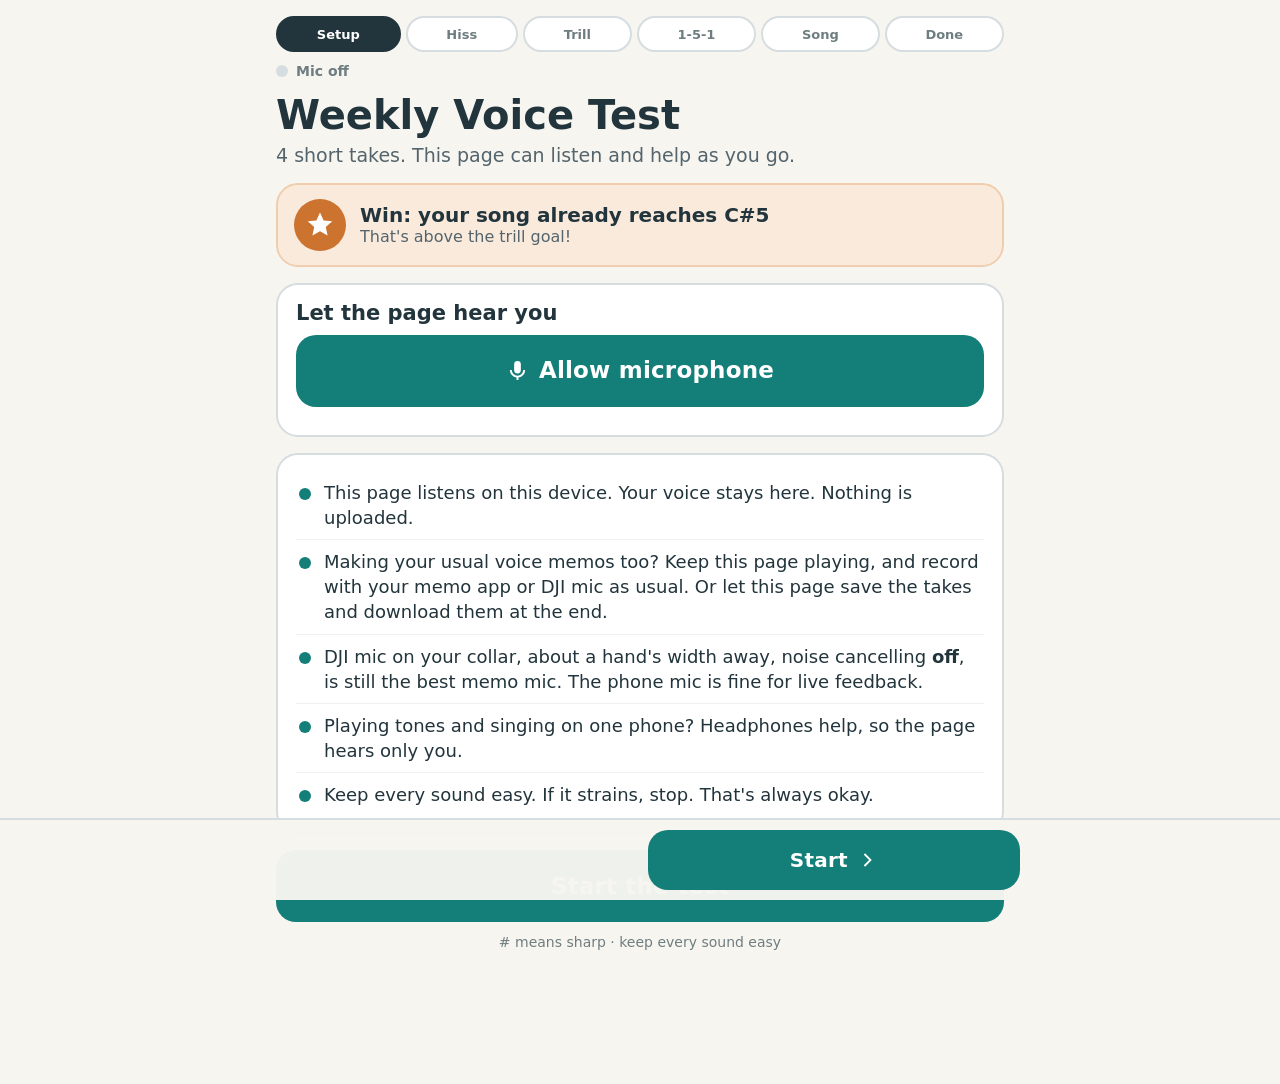
<file: voice-test/index.html>
<!doctype html>
<html lang="en">
<head>
<meta charset="utf-8">
<meta name="viewport" content="width=device-width,initial-scale=1,viewport-fit=cover">
<meta name="theme-color" content="#F7F5F0">
<meta name="referrer" content="no-referrer">
<meta http-equiv="Content-Security-Policy" content="connect-src 'none'; form-action 'none'; frame-src 'none'; object-src 'none'">
<title>Weekly Voice Test - Listening Coach</title>
<style>
:root{--bg:#F7F5F0;--ink:#22343C;--sub:#54646C;--card:#fff;--line:#D6DDE0;--orange:#B8611F;--orange2:#CC7330;--teal:#147F78;--tealL:#E2F1EF;--orangeL:#FAEADC;--rec:#C33A3A;--grey:#6E7D80}
*{box-sizing:border-box;-webkit-tap-highlight-color:transparent}
html,body{margin:0;background:var(--bg);color:var(--ink);font-family:"Poppins","Nunito","Segoe UI",system-ui,-apple-system,Roboto,sans-serif}
body{min-height:100vh}
.wrap{max-width:760px;margin:0 auto;padding:12px 16px 120px}
header{display:flex;gap:5px;flex-wrap:wrap;margin:4px 0 8px}
.chip{flex:1 1 auto;border:2px solid var(--line);background:var(--card);color:var(--grey);font:inherit;font-weight:700;font-size:13px;border-radius:999px;padding:6px 8px;cursor:pointer;min-height:36px}
.chip.on{background:var(--ink);border-color:var(--ink);color:#fff}
.chip.done{background:var(--tealL);color:var(--teal);border-color:var(--tealL)}
.micbar{display:flex;align-items:center;gap:8px;font-size:14px;font-weight:700;color:var(--grey);margin:0 0 10px;min-height:22px}
.micbar .dot{width:12px;height:12px;border-radius:50%;background:var(--line);flex:0 0 12px}
.micbar.live{color:var(--teal)}.micbar.live .dot{background:var(--teal);animation:blink 1.6s infinite}
.micbar.paused{color:var(--orange)}.micbar.paused .dot{background:var(--orange2);animation:none}
.micbar .rec{margin-left:auto;color:var(--rec);display:none;align-items:center;gap:6px}
.micbar .rec:before{content:"";width:10px;height:10px;border-radius:50%;background:var(--rec)}
.micbar.recording .rec{display:inline-flex}
h1{font-size:32px;line-height:1.15;margin:4px 0 4px}
h2{font-size:21px;margin:0 0 10px}
.lead{font-size:19px;line-height:1.4;color:var(--sub);margin:0 0 14px}
.card{background:var(--card);border:2px solid var(--line);border-radius:22px;padding:16px 18px;margin:0 0 16px}
ul.tips{margin:0;padding:0;list-style:none}
ul.tips li{font-size:18px;line-height:1.4;padding:9px 0 9px 28px;position:relative;border-bottom:1px solid #EEF1F2}
ul.tips li:last-child{border-bottom:0}
ul.tips li:before{content:"";position:absolute;left:3px;top:17px;width:12px;height:12px;border-radius:50%;background:var(--teal)}
.win{display:flex;gap:14px;align-items:center;background:var(--orangeL);border:2px solid #F0CDAE;border-radius:22px;padding:14px 16px;margin-bottom:16px}
.star{flex:0 0 52px;height:52px;border-radius:50%;background:var(--orange2);display:flex;align-items:center;justify-content:center}
.win b{font-size:20px}.win .s{color:var(--sub);font-size:16px}
.ico{display:inline-block;width:1em;height:1em;vertical-align:-.13em;fill:currentColor}
.btn{display:flex;align-items:center;justify-content:center;gap:10px;width:100%;min-height:72px;border:0;border-radius:20px;font:inherit;font-size:23px;font-weight:800;cursor:pointer;margin:0 0 12px;letter-spacing:.2px;padding:8px 14px;line-height:1.15;text-align:center}
.btn:active{transform:scale(.985)}
.btn[disabled]{opacity:.45}
.go{background:var(--teal);color:#fff}.stop{background:var(--rec);color:#fff}
.soft{background:var(--card);color:var(--ink);border:3px solid var(--ink)}
.tone{background:var(--orange);color:#fff}
.row{display:flex;gap:10px}.row .btn{flex:1;font-size:clamp(16px,4.6vw,20px);gap:6px;padding:8px 6px;white-space:nowrap}
.big{font-size:112px;font-weight:800;line-height:1;text-align:center;margin:6px 0 0;font-variant-numeric:tabular-nums}
.mid{font-size:80px}
.unit{text-align:center;color:var(--sub);font-size:18px;font-weight:700;margin-bottom:10px}
.state{display:flex;justify-content:center;margin:2px 0 10px;text-align:center}
.pill{display:inline-flex;align-items:center;gap:10px;border-radius:999px;padding:8px 16px;font-weight:800;font-size:16px;background:#E9EDEE;color:var(--ink);line-height:1.25}
.pill.live{background:var(--tealL);color:var(--teal)}
.pill.rec{background:var(--rec);color:#fff}
.pill.rec:before,.pill.live:before{content:"";flex:0 0 12px;width:12px;height:12px;border-radius:50%;background:currentColor;animation:blink 1.2s infinite}
.pill.wait{background:var(--orangeL);color:var(--orange)}
@keyframes blink{50%{opacity:.25}}
.bar{position:relative;height:26px;border-radius:13px;background:var(--line);margin:40px 4px 34px}
.bar .fill{position:absolute;left:0;top:0;bottom:0;border-radius:13px;background:var(--orange2);width:0}
.bar .goal{position:absolute;top:-34px;bottom:-10px;width:5px;background:var(--teal);border-radius:3px}
.bar .goal span{position:absolute;top:-4px;left:10px;white-space:nowrap;color:var(--teal);font-weight:800;font-size:15px}
.bar .tick{position:absolute;top:32px;font-size:13px;color:var(--grey);font-weight:700;transform:translateX(-50%)}
.bar .tick.end{transform:translateX(-100%)}.bar .tick.st{transform:none}
.meterbox{margin:4px 0 12px}
.meterlab{display:flex;justify-content:space-between;font-size:13px;color:var(--grey);font-weight:700;margin-bottom:4px}
.meter{position:relative;height:24px;border-radius:12px;background:#E6EAEC;overflow:hidden}
.meter i{position:absolute;left:0;top:0;bottom:0;width:0;background:var(--orange2);border-radius:12px;transition:width .07s linear}
.meter.ok i{background:var(--teal)}
.meter .gate{position:absolute;top:0;bottom:0;width:3px;background:var(--ink);opacity:.55;display:none}
.coach{text-align:center;font-size:21px;font-weight:800;min-height:30px;margin:6px 0 4px;color:var(--sub)}
.coach.ok{color:var(--teal)}.coach.more{color:var(--orange)}
.result{background:var(--tealL);border:2px solid var(--teal);border-radius:18px;padding:14px 16px;font-size:19px;text-align:center;margin-bottom:12px;line-height:1.35}
.result b{font-size:28px;color:var(--teal)}
.result.warm{background:var(--orangeL);border-color:#F0CDAE}.result.warm b{color:var(--orange)}
.legend{display:flex;flex-wrap:wrap;gap:6px 16px;font-weight:800;font-size:15px;margin:8px 0 2px}
.legend span{display:inline-flex;align-items:center;gap:6px}
.legend i{display:inline-block;width:22px;height:10px;border-radius:5px}
svg.pic{width:100%;max-width:560px;margin:0 auto;height:auto;display:block}
.now{display:flex;justify-content:center;align-items:baseline;gap:12px;min-height:48px;margin:4px 0 0}
.now .n{font-size:40px;font-weight:800;color:var(--teal);font-variant-numeric:tabular-nums}
.now .l{font-size:16px;color:var(--sub);font-weight:700}
.strip{display:grid;grid-template-columns:repeat(9,1fr);gap:3px;margin:14px -10px 6px}
.strip div{border:2px solid var(--line);border-radius:10px;text-align:center;font-weight:800;font-size:16px;padding:10px 0;background:#fff;white-space:nowrap;letter-spacing:-.3px}
.strip div.on{background:var(--orange2);border-color:var(--orange2);color:#fff}
.strip div.sung{background:var(--tealL);border-color:var(--teal);color:var(--teal)}
.strip div.sung.on{background:var(--teal);color:#fff}
.tuner{text-align:center;margin:6px 0 4px}
.tuner .note{font-size:76px;font-weight:800;line-height:1;font-variant-numeric:tabular-nums;min-height:76px}
.tuner .cents{font-size:22px;font-weight:800;min-height:30px;margin-top:4px}
.gauge{position:relative;height:34px;margin:12px 6px 4px;border-radius:17px;background:#EEF1F2}
.gauge .zone{position:absolute;top:0;bottom:0;left:35%;width:30%;background:var(--tealL);border-left:2px solid var(--teal);border-right:2px solid var(--teal)}
.gauge .needle{position:absolute;top:-6px;bottom:-6px;width:8px;margin-left:-4px;border-radius:4px;background:var(--ink);left:50%;transition:left .1s;display:none}
.gauge .mid{position:absolute;top:4px;bottom:4px;left:50%;width:2px;margin-left:-1px;background:var(--teal)}
.glab{display:flex;justify-content:space-between;font-size:14px;font-weight:700;color:var(--grey);margin:0 4px}
.paused{display:none;text-align:center;font-weight:800;color:var(--orange);background:var(--orangeL);border-radius:14px;padding:8px 10px;margin:8px 0;font-size:16px}
.paused.on{display:block}
.takes{display:flex;gap:14px;justify-content:center;margin:6px 0 12px}
.takes div{width:62px;height:62px;border-radius:50%;border:3px solid var(--line);display:flex;align-items:center;justify-content:center;font-size:26px;font-weight:800;color:var(--grey);background:#fff}
.takes div.on{background:var(--ink);border-color:var(--ink);color:#fff}
.takes div.done{background:var(--teal);border-color:var(--teal);color:#fff}
.takeres{list-style:none;margin:0 0 10px;padding:0}
.takeres li{display:flex;justify-content:space-between;gap:10px;font-size:18px;padding:8px 2px;border-bottom:1px solid #EEF1F2}
.takeres li b{white-space:nowrap}
.small{font-size:16px;color:var(--sub);line-height:1.4}
.check{display:flex;align-items:center;gap:12px;font-size:17px;color:var(--ink);font-weight:600;padding:8px 0;cursor:pointer;line-height:1.3}
.check input{width:26px;height:26px;flex:0 0 26px;accent-color:var(--teal)}
.seg{display:flex;gap:8px;margin:6px 0 4px}
.seg button{flex:1;min-height:48px;border-radius:14px;border:2px solid var(--line);background:#fff;font:inherit;font-weight:800;font-size:16px;color:var(--sub)}
.seg button.on{border-color:var(--teal);background:var(--tealL);color:var(--teal)}
nav.foot{position:fixed;left:0;right:0;bottom:0;background:rgba(247,245,240,.97);border-top:2px solid var(--line);padding:10px 14px calc(10px + env(safe-area-inset-bottom));z-index:5}
nav.foot .in{max-width:760px;margin:0 auto;display:flex;gap:12px}
nav.foot .btn{margin:0;min-height:60px;font-size:20px}
.hide{display:none!important}
table.log{width:100%;border-collapse:collapse;font-size:17px}
table.log td{padding:11px 4px;border-bottom:1px solid #EEF1F2;vertical-align:top;line-height:1.35}
table.log td:last-child{text-align:right;color:var(--orange);font-weight:800}
table.log td .tc{display:block;font-size:13px;color:var(--grey);font-weight:600}
input.text{width:100%;font:inherit;font-size:18px;padding:12px 14px;border:2px solid var(--line);border-radius:14px;margin-top:6px}
.dl{display:flex;gap:10px;align-items:center;justify-content:space-between;border-bottom:1px solid #EEF1F2;padding:8px 0;font-size:18px}
.dl a{display:inline-flex;align-items:center;gap:8px;min-height:52px;padding:0 16px;border-radius:14px;background:var(--teal);color:#fff;font-weight:800;text-decoration:none;font-size:17px}
.dl span.none{color:var(--grey);font-size:15px}
.foot-note{text-align:center;color:var(--grey);font-size:14px;margin-top:6px}
.demo{display:inline-block;background:var(--ink);color:#fff;font-size:12px;font-weight:800;border-radius:999px;padding:4px 10px;margin:0 0 8px}
.nomic .listenOnly{display:none!important}body.mic .micOffOnly{display:none!important}
.fallback{background:var(--orangeL);border-color:#F0CDAE}
@media(min-width:700px){h1{font-size:40px}.big{font-size:150px}.mid{font-size:96px}.strip div{font-size:18px}}
</style>
</head>
<body class="nomic">
<div class="wrap">
<header id="chips"></header>
<div class="micbar" id="micbar"><span class="dot"></span><span id="micTxt">Mic off</span><span class="rec">Saving this take</span></div>

<!-- 0 SETUP -->
<section data-s="0">
  <h1>Weekly Voice Test</h1>
  <p class="lead">4 short takes. This page can listen and help as you go.</p>
  <div class="win"><div class="star"><svg class="ico" style="width:30px;height:30px;fill:#fff" viewBox="0 0 24 24"><path d="M12 2l2.9 6.3 6.9.7-5.2 4.6 1.5 6.8L12 16.9 5.9 20.4l1.5-6.8L2.2 9l6.9-.7z"/></svg></div><div><b>Win: your song already reaches C#5</b><div class="s">That's above the trill goal!</div></div></div>

  <div class="card" id="micCard">
    <h2>Let the page hear you</h2>
    <button class="btn go" id="micBtn" onclick="enableMic()"><svg class="ico" viewBox="0 0 24 24"><path d="M12 15a3.5 3.5 0 0 0 3.5-3.5v-6a3.5 3.5 0 0 0-7 0v6A3.5 3.5 0 0 0 12 15zm6-3.5a6 6 0 0 1-12 0H4a8 8 0 0 0 7 7.9V22h2v-2.6a8 8 0 0 0 7-7.9z"/></svg>Allow microphone</button>
    <div id="micLive" class="hide">
      <div class="meterbox"><div class="meterlab"><span>quiet</span><span>loud</span></div><div class="meter" id="m0"><i></i></div></div>
      <div class="coach" id="c0">Hiss or hum. Watch the bar move.</div>
      <label class="check" id="recRow"><input type="checkbox" id="recOn" checked onchange="recPref()"><span>Save my takes on this device, so I can download them at the end</span></label>
      <p class="small hide" id="recNo">This browser can't save takes here. Record with your memo app instead. Listening still works.</p>
      <button class="btn soft" onclick="disableMic()">Turn the mic off</button>
    </div>
    <div id="micStarting" class="small hide">Asking for the microphone&hellip; tap Allow.</div>
  </div>

  <div class="card fallback hide" id="micBlocked">
    <h2>No mic? That's okay.</h2>
    <p class="small" style="font-size:17px;margin:0 0 8px" id="blockWhy">The browser didn't let this page use the microphone.</p>
    <ul class="tips">
      <li>Use the timers and tones, like before. Tap START and STOP yourself.</li>
      <li>Record each take with your memo app.</li>
      <li>To try again later: allow the microphone for this page in your browser settings, then reload.</li>
    </ul>
  </div>

  <div class="card"><ul class="tips">
    <li>This page listens on this device. Your voice stays here. Nothing is uploaded.</li>
    <li>Making your usual voice memos too? Keep this page playing, and record with your memo app or DJI mic as usual. Or let this page save the takes and download them at the end.</li>
    <li>DJI mic on your collar, about a hand's width away, noise cancelling <b>off</b>, is still the best memo mic. The phone mic is fine for live feedback.</li>
    <li>Playing tones and singing on one phone? Headphones help, so the page hears only you.</li>
    <li>Keep every sound easy. If it strains, stop. That's always okay.</li>
  </ul></div>
  <button class="btn go" onclick="go(1)">Start the test</button>
</section>

<!-- 1 HISS -->
<section data-s="1" class="hide">
  <h1>1 &nbsp;Hiss</h1>
  <p class="lead">Breathe in low, then one long, steady "sss". Go until the air runs out on its own.</p>
  <div class="card">
    <div class="state"><span class="pill" id="hissState">Tap START, then hiss</span></div>
    <div class="big" id="hissNum">0</div><div class="unit">seconds</div>
    <div class="bar"><div class="fill" id="hissFill"></div>
      <div class="goal" style="left:66.6%"><span>GOAL 30</span></div>
      <div class="tick st" style="left:0">0</div><div class="tick" style="left:22.2%">10</div><div class="tick" style="left:44.4%">20</div><div class="tick end" style="left:100%">45</div></div>
    <div class="meterbox listenOnly"><div class="meterlab"><span>hiss level</span><span id="gateLab">timer starts past the line</span></div><div class="meter" id="m1"><i></i><b class="gate"></b></div></div>
    <div class="coach listenOnly" id="c1"></div>
    <div id="hissResult" class="result hide"></div>
    <button class="btn go" id="hissBtn" onclick="hissToggle()">START</button>
    <button class="btn soft hide" id="hissReset" onclick="hissReset()">Reset &amp; try again</button>
    <div class="listenOnly">
      <p class="small" style="margin:4px 0 2px">The timer starts by itself when it hears a steady hiss, and stops when the hiss ends. You can also tap START and STOP.</p>
      <div class="small" style="font-weight:700;margin-top:8px">Hard to hear you?</div>
      <div class="seg" id="sens"><button class="on" onclick="setSens('normal')">Normal</button><button onclick="setSens('more')">More sensitive</button></div>
    </div>
    <p class="small micOffOnly">The mic is off, so tap START and STOP yourself. <a href="#0" onclick="go(0);return false">Turn on listening</a></p>
    <label class="check"><input type="checkbox" id="chimes"><span>Soft chime at 10, 20 and 30 seconds<span class="small" id="chimeNote"> (best with headphones)</span></span></label>
    <p class="small" style="margin:2px 0 0">A little more present than last time, but still easy.</p>
  </div>
</section>

<!-- 2 TRILL -->
<section data-s="2" class="hide">
  <h1>2 &nbsp;Lip trill</h1>
  <p class="lead">Loose lips, gentle "brrr". One slow, continuous slide: low, up, then back down.</p>
  <div class="card">
    <svg class="pic" id="kb" viewBox="0 0 440 262" aria-label="Range on a keyboard"></svg>
    <div class="legend"><span style="color:var(--orange)"><i style="background:var(--orange)"></i>Today</span><span style="color:var(--teal)"><i style="background:var(--teal)"></i>Goal</span><span style="color:var(--ink)"><i style="background:var(--ink)"></i>This take</span><span style="color:var(--orange)"><svg class="ico" viewBox="0 0 24 24"><path d="M12 2l2.9 6.3 6.9.7-5.2 4.6 1.5 6.8L12 16.9 5.9 20.4l1.5-6.8L2.2 9l6.9-.7z"/></svg>your song, C#5</span></div>
    <div class="now listenOnly"><span class="l" id="trillNowL">Now</span><span class="n" id="trillNow">&ndash;</span></div>
    <p class="small" style="margin:6px 0 0">Your song already reaches C#5. The notes are there; now make the slide smooth.</p>
  </div>
  <div class="card">
    <div class="state"><span class="pill" id="trillState">Tap START, then brrr</span></div>
    <svg class="pic" id="arch" viewBox="0 0 700 235" aria-label="Pace guide"></svg>
    <div class="big mid" id="trillNum">0:00</div><div class="unit">about 30 seconds &middot; pace guide, not a pitch to match</div>
    <div class="meterbox listenOnly"><div class="meterlab"><span>your sound</span><span></span></div><div class="meter" id="m2"><i></i></div></div>
    <div id="trillResult" class="result hide"></div>
    <button class="btn go" id="trillBtn" onclick="trillToggle()">START</button>
    <button class="btn soft hide" id="trillAgain" onclick="trillReset()">Try again</button>
    <ul class="tips"><li>Start low, where the brrr is easy.</li><li>Lips stop? Just reset and keep going.</li><li>Don't push through the break.</li></ul>
  </div>
</section>

<!-- 3 1-5-1 -->
<section data-s="3" class="hide">
  <h1>3 &nbsp;1-5-1 on "mee"</h1>
  <p class="lead">Three times. Match E3 first, and stay with it. (You tend to sit a little high.)</p>
  <div class="card">
    <div class="row"><button class="btn tone" id="e3Btn" onclick="playE3()"><svg class="ico" viewBox="0 0 24 24"><path d="M9 3v11.3A3.5 3.5 0 1 0 11 17V7h8V3z"/></svg>Play E3</button><button class="btn tone" id="patBtn" onclick="playPattern()"><svg class="ico" viewBox="0 0 24 24"><path d="M9 3v11.3A3.5 3.5 0 1 0 11 17V7h8V3z"/></svg>Play pattern</button></div>
    <div class="strip" id="strip"></div>
    <p class="small" style="margin:4px 0 0">E major, all in octave 3: E3 &ndash; F#3 &ndash; G#3 &ndash; A3 &ndash; B3 &ndash; and back down.</p>
    <div class="paused" id="paused">Listening paused while the tone plays</div>
    <div class="tuner listenOnly">
      <div class="note" id="tNote">&ndash;</div>
      <div class="cents" id="tCents">Sing, and I'll show your pitch</div>
      <div class="gauge"><div class="zone"></div><div class="mid"></div><div class="needle" id="tNeedle"></div></div>
      <div class="glab"><span>flat</span><span style="color:var(--teal)">in tune</span><span>sharp</span></div>
    </div>
    <p class="small" style="margin:10px 0 0">One phone for tones and singing? Headphones help.</p>
  </div>
  <div class="card">
    <div class="takes" id="takes"><div>1</div><div>2</div><div>3</div></div>
    <div class="state"><span class="pill" id="takeState">Take 1 of 3</span></div>
    <p style="text-align:center;font-size:19px;font-weight:700;margin:0 0 12px" id="takeTxt">Tap Start take. You'll hear E3, then sing.</p>
    <button class="btn go" id="takeBtn" onclick="takeStart()">Start take 1</button>
    <button class="btn stop hide" id="takeDone" onclick="takeEnd(true)">Done with this take</button>
    <label class="check"><input type="checkbox" id="e3First" checked><span>Play E3 before each take</span></label>
    <ul class="takeres" id="takeRes"></ul>
    <div id="takeSum" class="result hide"></div>
    <div class="row"><button class="btn soft" onclick="takeBack()">Redo a take</button><button class="btn soft micOffOnly" onclick="takeNextManual()">Next take</button></div>
  </div>
</section>

<!-- 4 SONG -->
<section data-s="4" class="hide">
  <h1>4 &nbsp;Song line</h1>
  <p class="lead">One line you love. Easy is beautiful.</p>
  <div class="card"><ul class="tips">
    <li>Mark where you'll breathe first.</li>
    <li>Breathe before the last phrase, so the ending stays easy.</li>
    <li>No pushing on the big emotional moments.</li>
  </ul></div>
  <div class="card">
    <div class="state"><span class="pill" id="songState">Think time, then sing</span></div>
    <div class="big mid" id="songNum">0:00</div><div class="unit" id="songUnit">about 30 seconds</div>
    <div class="meterbox listenOnly"><div class="meterlab"><span>your voice</span><span></span></div><div class="meter" id="m4"><i></i></div></div>
    <div class="coach listenOnly" id="c4"></div>
    <div id="songResult" class="result hide"></div>
    <button class="btn soft" id="thinkBtn" onclick="think()">10-second think time</button>
    <button class="btn go" id="songBtn" onclick="songToggle()">START SINGING</button>
  </div>
</section>

<!-- 5 DONE -->
<section data-s="5" class="hide">
  <h1>You're done!</h1>
  <p class="lead">Here's your weekly log. Numbers from the page are live estimates. Your teacher can confirm them from your memos.</p>
  <div class="card"><table class="log">
    <tr><td><b>Hiss (seconds)</b></td><td id="logHiss"></td></tr>
    <tr><td><b>Lowest easy trill note</b></td><td id="logLo"></td></tr>
    <tr><td><b>Highest easy trill note</b></td><td id="logHi"></td></tr>
    <tr><td><b>1-5-1 pitch (cents off)</b></td><td id="log151"></td></tr>
    <tr><td colspan="2" style="text-align:left;color:var(--ink);font-weight:400"><b>Song line I sang</b><input class="text" id="songLine" placeholder="Type the line, or leave it blank" oninput="saveSongLine()"></td></tr>
  </table></div>
  <div class="card" id="dlCard">
    <h2>Your takes on this device</h2>
    <div id="dlList"></div>
    <p class="small" style="margin:8px 0 0">Download them before you close this page. They are not saved anywhere else.</p>
  </div>
  <div class="card" style="text-align:center"><div style="font-size:20px;font-weight:800">Upload your voice memos</div><div class="lead" style="margin:6px 0 0">Google Drive &rarr; "Vocal tests" folder</div><div class="small" style="margin-top:6px">Your voice stayed on this device. Nothing was uploaded by this page.</div></div>
  <p class="lead" style="text-align:center">Showing up is what counts. See you next week.</p>
  <button class="btn soft" onclick="go(0)">Back to start</button>
  <button class="btn soft" onclick="clearWeek()">Clear this week's log</button>
</section>
<p class="foot-note"># means sharp &middot; keep every sound easy</p>
</div>
<nav class="foot"><div class="in"><button class="btn soft" id="prevB" onclick="go(cur-1)"><svg class="ico" viewBox="0 0 24 24"><path d="M15.5 4L7.5 12l8 8 1.6-1.6L10.7 12l6.4-6.4z"/></svg>Back</button><button class="btn go" id="nextB" onclick="go(cur+1)"><span id="nextTxt">Next</span><svg class="ico" viewBox="0 0 24 24"><path d="M8.5 4l8 8-8 8-1.6-1.6 6.4-6.4-6.4-6.4z"/></svg></button></div></nav>

<script src="dsp.js"></script>
<script src="app.js"></script>
</body>
</html>
</file>
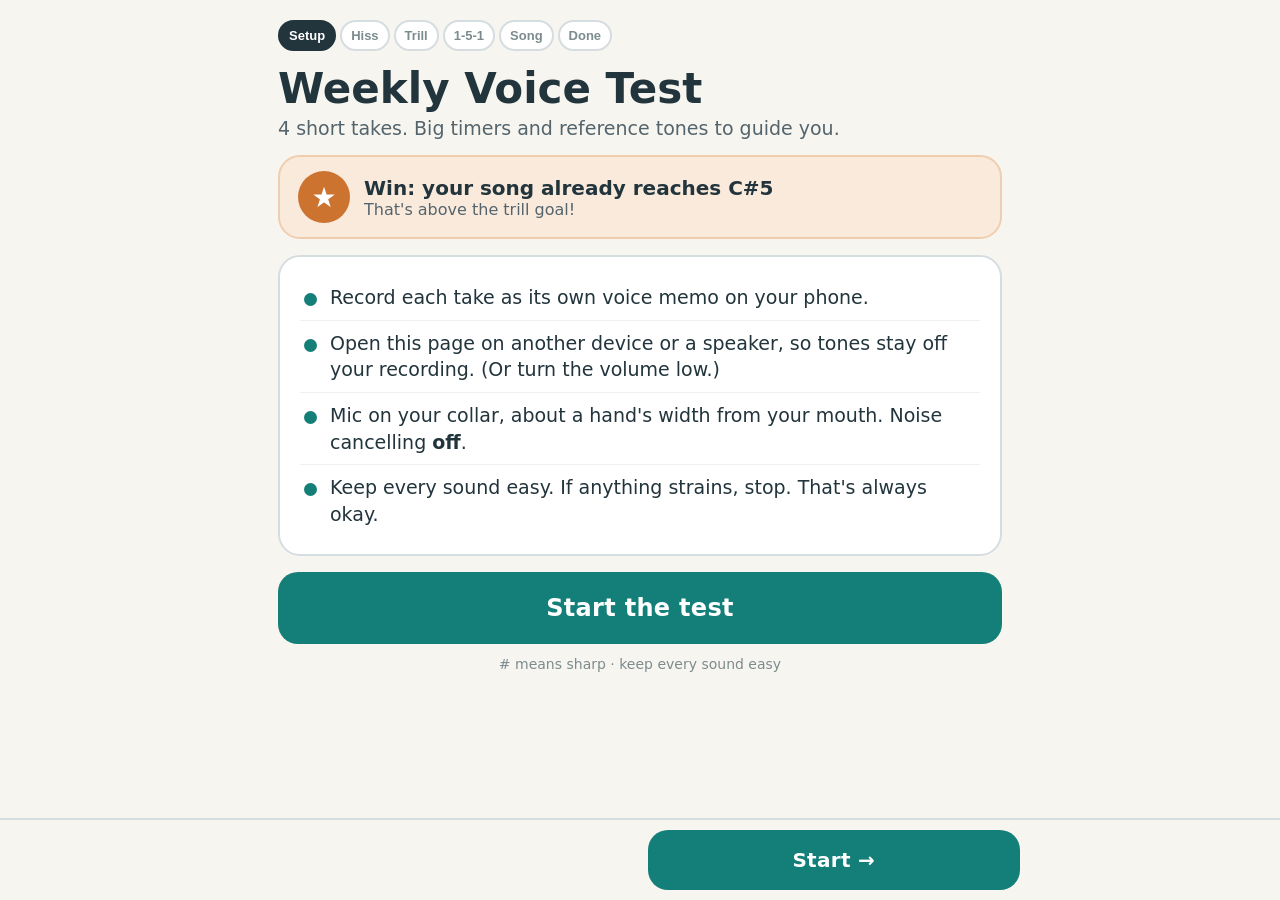
<file: voice-test/coach.html>
<!doctype html>
<html lang="en">
<head>
<meta charset="utf-8">
<meta name="viewport" content="width=device-width,initial-scale=1,viewport-fit=cover">
<meta name="theme-color" content="#F7F5F0">
<title>Weekly Voice Test Coach</title>
<style>
:root{--bg:#F7F5F0;--ink:#22343C;--sub:#54646C;--card:#fff;--line:#D6DDE0;--orange:#B8611F;--orange2:#CC7330;--teal:#147F78;--tealL:#E2F1EF;--orangeL:#FAEADC;--rec:#C33A3A;--grey:#7C8B8E}
*{box-sizing:border-box;-webkit-tap-highlight-color:transparent}
html,body{margin:0;background:var(--bg);color:var(--ink);font-family:"Poppins","Nunito","Segoe UI",system-ui,-apple-system,Roboto,sans-serif}
body{min-height:100vh}
.wrap{max-width:760px;margin:0 auto;padding:16px 18px 120px}
header{display:flex;gap:4px;flex-wrap:nowrap;overflow-x:auto;margin:4px 0 14px}
.chip{border:2px solid var(--line);background:var(--card);color:var(--grey);font-weight:700;font-size:13px;border-radius:999px;padding:6px 9px;cursor:pointer}
.chip.on{background:var(--ink);border-color:var(--ink);color:#fff}
.chip.done{background:var(--tealL);color:var(--teal);border-color:var(--tealL)}
h1{font-size:34px;line-height:1.15;margin:6px 0 4px}
.lead{font-size:19px;color:var(--sub);margin:0 0 16px}
.card{background:var(--card);border:2px solid var(--line);border-radius:22px;padding:18px 20px;margin:0 0 16px}
ul.tips{margin:0;padding:0;list-style:none}
ul.tips li{font-size:19px;line-height:1.4;padding:9px 0 9px 30px;position:relative;border-bottom:1px solid #EEF1F2}
ul.tips li:last-child{border-bottom:0}
ul.tips li:before{content:"";position:absolute;left:4px;top:18px;width:13px;height:13px;border-radius:50%;background:var(--teal)}
.win{display:flex;gap:14px;align-items:center;background:var(--orangeL);border:2px solid #F0CDAE;border-radius:22px;padding:14px 18px;margin-bottom:16px}
.star{flex:0 0 52px;height:52px;border-radius:50%;background:var(--orange2);color:#fff;font-size:28px;display:flex;align-items:center;justify-content:center}
.win b{font-size:20px}.win div div{color:var(--sub);font-size:16px}
.btn{display:block;width:100%;min-height:72px;border:0;border-radius:20px;font:inherit;font-size:24px;font-weight:800;cursor:pointer;margin:0 0 12px;letter-spacing:.3px}
.btn:active{transform:scale(.985)}
.go{background:var(--teal);color:#fff}
.stop{background:var(--rec);color:#fff}
.soft{background:var(--card);color:var(--ink);border:3px solid var(--ink)}
.tone{background:var(--orange);color:#fff}
.row{display:flex;gap:12px}.row .btn{flex:1;font-size:21px}
.big{font-size:120px;font-weight:800;line-height:1;text-align:center;margin:8px 0 0;font-variant-numeric:tabular-nums}
.unit{text-align:center;color:var(--sub);font-size:20px;font-weight:700;margin-bottom:10px}
.state{display:flex;justify-content:center;margin:2px 0 10px}
.pill{display:inline-flex;align-items:center;gap:10px;border-radius:999px;padding:8px 18px;font-weight:800;font-size:17px;background:var(--line);color:var(--ink)}
.pill.rec{background:var(--rec);color:#fff}
.pill.rec:before{content:"";width:14px;height:14px;border-radius:50%;background:#fff;animation:blink 1.2s infinite}
@keyframes blink{50%{opacity:.25}}
.bar{position:relative;height:26px;border-radius:13px;background:var(--line);margin:40px 4px 34px}
.bar .fill{position:absolute;left:0;top:0;bottom:0;border-radius:13px;background:var(--orange2);width:0}
.bar .goal{position:absolute;top:-34px;bottom:-10px;width:5px;background:var(--teal);border-radius:3px}
.bar .goal span{position:absolute;top:-4px;left:10px;white-space:nowrap;color:var(--teal);font-weight:800;font-size:15px}
.bar .tick{position:absolute;top:32px;font-size:13px;color:var(--grey);font-weight:700;transform:translateX(-50%)}
.result{background:var(--tealL);border:2px solid var(--teal);border-radius:18px;padding:14px 16px;font-size:20px;text-align:center;margin-bottom:12px}
.result b{font-size:30px;color:var(--teal)}
.legend{display:flex;gap:18px;font-weight:800;font-size:16px;margin:2px 0 8px}
.legend .o{color:var(--orange)}.legend .t{color:var(--teal)}
svg{width:100%;max-width:560px;margin:0 auto;height:auto;display:block}
.strip{display:flex;flex-wrap:wrap;justify-content:center;gap:6px;margin:14px 0 6px}
.strip div{flex:0 0 56px;border:2px solid var(--line);border-radius:12px;text-align:center;font-weight:800;font-size:18px;padding:10px 0;background:#fff}
.strip div.on{background:var(--orange2);border-color:var(--orange2);color:#fff}
.takes{display:flex;gap:14px;justify-content:center;margin:6px 0 14px}
.takes div{width:64px;height:64px;border-radius:50%;border:3px solid var(--line);display:flex;align-items:center;justify-content:center;font-size:28px;font-weight:800;color:var(--grey);background:#fff}
.takes div.on{background:var(--ink);border-color:var(--ink);color:#fff}
.takes div.done{background:var(--teal);border-color:var(--teal);color:#fff}
.small{font-size:16px;color:var(--sub)}
nav.foot{position:fixed;left:0;right:0;bottom:0;background:rgba(247,245,240,.96);border-top:2px solid var(--line);padding:10px 14px calc(10px + env(safe-area-inset-bottom))}
nav.foot .in{max-width:760px;margin:0 auto;display:flex;gap:12px}
nav.foot .btn{margin:0;min-height:60px;font-size:20px}
.hide{display:none}
table.log{width:100%;border-collapse:collapse;font-size:17px}
table.log td{padding:11px 4px;border-bottom:1px solid #EEF1F2;vertical-align:top}
table.log td:last-child{text-align:right;color:var(--sub)}
.foot-note{text-align:center;color:var(--grey);font-size:14px;margin-top:6px}
@media(min-width:700px){h1{font-size:42px}.big{font-size:160px}}
</style>
</head>
<body>
<div class="wrap">
<header id="chips"></header>

<!-- SETUP -->
<section data-s="0">
  <h1>Weekly Voice Test</h1>
  <p class="lead">4 short takes. Big timers and reference tones to guide you.</p>
  <div class="win"><div class="star">&#9733;</div><div><b>Win: your song already reaches C#5</b><div>That's above the trill goal!</div></div></div>
  <div class="card"><ul class="tips">
    <li>Record each take as its own voice memo on your phone.</li>
    <li>Open this page on another device or a speaker, so tones stay off your recording. (Or turn the volume low.)</li>
    <li>Mic on your collar, about a hand's width from your mouth. Noise cancelling <b>off</b>.</li>
    <li>Keep every sound easy. If anything strains, stop. That's always okay.</li>
  </ul></div>
  <button class="btn go" onclick="go(1)">Start the test</button>
</section>

<!-- HISS -->
<section data-s="1" class="hide">
  <h1>1 &nbsp;Hiss</h1>
  <p class="lead">Breathe in low, then one long, steady "sss". Go until the air runs out on its own.</p>
  <div class="card">
    <div class="state"><span class="pill" id="hissState">Start your voice memo, then tap START</span></div>
    <div class="big" id="hissNum">0</div><div class="unit">seconds</div>
    <div class="bar" id="hissBar"><div class="fill" id="hissFill"></div>
      <div class="goal" style="left:66.6%"><span>GOAL 30</span></div>
      <div class="tick" style="left:0">0</div><div class="tick" style="left:22.2%">10</div><div class="tick" style="left:44.4%">20</div><div class="tick" style="left:100%">45</div></div>
    <div id="hissResult" class="result hide"></div>
    <button class="btn go" id="hissBtn" onclick="hissToggle()">START</button>
    <button class="btn soft hide" id="hissReset" onclick="hissReset()">Reset &amp; try again</button>
    <p class="small">A little more present than last time, but still easy. Soft chime at 10, 20 and 30 seconds (can be off).</p>
    <label class="small"><input type="checkbox" id="chimes" checked> Soft chimes</label>
  </div>
</section>

<!-- TRILL -->
<section data-s="2" class="hide">
  <h1>2 &nbsp;Lip trill</h1>
  <p class="lead">Loose lips, gentle "brrr". One slow, continuous slide: low, up, then back down.</p>
  <div class="card">
        <svg id="kb" viewBox="0 0 440 230" aria-label="Range on a keyboard"></svg>
    <p class="small">&#9733; Your song already reaches C#5. The notes are there; now make the slide smooth.</p>
  </div>
  <div class="card">
    <div class="state"><span class="pill" id="trillState">Start your voice memo, then tap START</span></div>
    <svg id="arch" viewBox="0 0 700 235" aria-label="Pace guide"></svg>
    <div class="big" id="trillNum" style="font-size:84px">0:00</div><div class="unit">suggested: about 30 seconds &middot; pace guide, not a pitch</div>
    <button class="btn go" id="trillBtn" onclick="trillToggle()">START</button>
    <ul class="tips"><li>Start low, where the brrr is easy.</li><li>Lips stop? Just reset and keep going.</li><li>Don't push through the break.</li></ul>
  </div>
</section>

<!-- 1-5-1 -->
<section data-s="3" class="hide">
  <h1>3 &nbsp;1-5-1 on "mee"</h1>
  <p class="lead">Three times. Match E3 first, and stay with it. (You tend to sit a little high.)</p>
  <div class="card">
    <div class="row"><button class="btn tone" onclick="playE3()">&#9835; Play E3</button><button class="btn tone" onclick="playPattern()">&#9835; Play pattern</button></div>
    <div class="strip" id="strip"></div>
    <p class="small">E major: E3 &ndash; F#3 &ndash; G#3 &ndash; A3 &ndash; B3 &ndash; and back down. Hum E3 softly before each take.</p>
  </div>
  <div class="card">
    <div class="takes" id="takes"><div>1</div><div>2</div><div>3</div></div>
    <p style="text-align:center;font-size:20px;font-weight:700;margin:0 0 12px" id="takeTxt">Take 1 of 3: play E3, then sing.</p>
    <div class="row"><button class="btn soft" onclick="takeBack()">&larr; Back</button><button class="btn go" onclick="takeNext()">Next take &rarr;</button></div>
  </div>
</section>

<!-- SONG -->
<section data-s="4" class="hide">
  <h1>4 &nbsp;Song line</h1>
  <p class="lead">One line you love. Easy is beautiful.</p>
  <div class="card"><ul class="tips">
    <li>Mark where you'll breathe first.</li>
    <li>Breathe before the last phrase, so the ending stays easy.</li>
    <li>No pushing on the big emotional moments.</li>
  </ul></div>
  <div class="card">
    <div class="state"><span class="pill" id="songState">Think time, then sing</span></div>
    <div class="big" id="songNum" style="font-size:84px">0:00</div><div class="unit" id="songUnit">suggested: about 30 seconds</div>
    <button class="btn soft" id="thinkBtn" onclick="think()">10-second think time</button>
    <button class="btn go" id="songBtn" onclick="songToggle()">START SINGING</button>
  </div>
</section>

<!-- DONE -->
<section data-s="5" class="hide">
  <h1>You're done!</h1>
  <p class="lead">Here's what to put in your weekly log.</p>
  <div class="card"><table class="log">
    <tr><td><b>Hiss (seconds)</b></td><td id="logHiss" style="color:var(--orange);font-weight:800">your number from the timer</td></tr>
    <tr><td><b>Lowest easy trill note</b></td><td>teacher measures</td></tr>
    <tr><td><b>Highest easy trill note</b></td><td>teacher measures</td></tr>
    <tr><td><b>1-5-1 pitch (cents off)</b></td><td>teacher measures</td></tr>
    <tr><td><b>Song line recorded</b></td><td>write which line you sang</td></tr>
  </table></div>
  <div class="card" style="text-align:center"><div style="font-size:20px;font-weight:800">Upload your 4 voice memos</div><div class="lead" style="margin:6px 0 0">Google Drive &rarr; "Vocal tests" folder</div></div>
  <p class="lead" style="text-align:center">Showing up is what counts. See you next week. &#9835;</p>
  <button class="btn soft" onclick="go(0)">Back to start</button>
</section>
<p class="foot-note"># means sharp &middot; keep every sound easy</p>
</div>
<nav class="foot"><div class="in"><button class="btn soft" id="prevB" onclick="go(cur-1)">&larr; Back</button><button class="btn go" id="nextB" onclick="go(cur+1)">Next &rarr;</button></div></nav>

<script>
const NAMES=["Setup","Hiss","Trill","1-5-1","Song","Done"];let cur=0;
const chips=document.getElementById('chips');
NAMES.forEach((n,i)=>{const b=document.createElement('button');b.className='chip';b.textContent=n;b.onclick=()=>go(i);chips.appendChild(b)});
function go(i){i=Math.max(0,Math.min(5,i));stopAll();cur=i;
 document.querySelectorAll('section').forEach(s=>s.classList.toggle('hide',+s.dataset.s!==i));
 [...chips.children].forEach((c,j)=>{c.className='chip'+(j===i?' on':(j<i?' done':''))});
 document.getElementById('prevB').style.visibility=i?'visible':'hidden';
 document.getElementById('nextB').style.visibility=i===5?'hidden':'visible';document.getElementById('nextB').textContent=i===0?'Start →':'Next →';
 if(i===5){const v=localStorage.getItem('vt_hiss');document.getElementById('logHiss').textContent=v?v+' seconds':'your number from the timer'}
 window.scrollTo(0,0)}
// ---------- audio (Web Audio, A440)
let ac;function ctx(){if(!ac)ac=new (window.AudioContext||window.webkitAudioContext)();if(ac.state==='suspended')ac.resume();return ac}
const hz=m=>440*Math.pow(2,(m-69)/12);
function note(m,start,dur,vol=0.22,sustain=false){const a=ctx();const out=a.createGain();out.gain.value=vol;out.connect(a.destination);
 [[1,1],[2,.5],[3,.28],[4,.14],[5,.07]].forEach(([k,amp],idx)=>{const o=a.createOscillator();o.type='sine';o.frequency.value=hz(m)*k;
  const g=a.createGain();const t0=a.currentTime+start;g.gain.setValueAtTime(0,t0);g.gain.linearRampToValueAtTime(amp,t0+0.01);
  if(sustain){g.gain.setTargetAtTime(amp*0.45,t0+0.02,0.4/(1+idx*0.5));g.gain.setTargetAtTime(0,t0+dur-0.35,0.12)}
  else{g.gain.setTargetAtTime(0,t0+0.02,0.9/(1+idx*0.6));}
  o.connect(g);g.connect(out);o.start(t0);o.stop(t0+dur+0.5)})}
function chime(){if(!document.getElementById('chimes').checked)return;const a=ctx();[[1318.5,1],[1975.5,.35]].forEach(([f,amp])=>{const o=a.createOscillator();o.frequency.value=f;const g=a.createGain();const t0=a.currentTime;g.gain.setValueAtTime(0,t0);g.gain.linearRampToValueAtTime(0.05*amp,t0+0.005);g.gain.setTargetAtTime(0,t0+0.01,0.3);o.connect(g);g.connect(a.destination);o.start();o.stop(t0+1.6)})}
const PAT=[52,54,56,57,59,57,56,54,52],NN=["C","C#","D","D#","E","F","F#","G","G#","A","A#","B"],nm=m=>NN[m%12]+(Math.floor(m/12)-1);
const strip=document.getElementById('strip');PAT.forEach(m=>{const d=document.createElement('div');d.textContent=nm(m);strip.appendChild(d)});
let patTimers=[];
function lightStrip(j){[...strip.children].forEach((d,k)=>d.classList.toggle('on',k===j))}
function playE3(){ctx();note(52,0.02,3.0,0.24,true);lightStrip(0);patTimers.push(setTimeout(()=>lightStrip(-1),3000))}
function playPattern(){ctx();patTimers.forEach(clearTimeout);patTimers=[];const B=60/72;
 PAT.forEach((m,j)=>{note(m,0.05+j*B,j===8?1.6:B*1.1,0.22);patTimers.push(setTimeout(()=>lightStrip(j),(50+j*B*1000)))});
 patTimers.push(setTimeout(()=>lightStrip(-1),(0.05+9*B)*1000+400))}
// takes
let take=1;const takesEl=document.getElementById('takes');
function drawTakes(){[...takesEl.children].forEach((d,k)=>d.className=(k+1<take?'done':(k+1===take?'on':'')));
 document.getElementById('takeTxt').textContent=take>3?'All 3 takes done! Stop your recording.':`Take ${take} of 3: play E3, then sing.`}
function takeNext(){if(take<=3)take++;drawTakes();if(take>3)setTimeout(()=>{},0)}
function takeBack(){if(take>1)take--;drawTakes()}
drawTakes();
// ---------- keyboard SVG for trill range (D3..D5)
(function(){const svg=document.getElementById('kb');const lo=50,hi=74,isB=m=>[1,3,6,8,10].includes(m%12);
 const whites=[];for(let m=lo;m<=hi;m++)if(!isB(m))whites.push(m);const x0=6,w=(428)/whites.length,y0=118,kh=80;const pos={};let s='';
 whites.forEach((m,j)=>{const x=x0+j*w;pos[m]=x+w/2;s+=`<rect x="${x}" y="${y0}" width="${w}" height="${kh}" fill="#fff" stroke="#22343C" stroke-width="2"/>`});
 whites.forEach((m,j)=>{if(m+1<=hi&&isB(m+1)){const x=x0+(j+1)*w;pos[m+1]=x;s+=`<rect x="${x-w*.29}" y="${y0}" width="${w*.58}" height="${kh*.62}" fill="#22343C"/>`}});
 [50,55,60,64,67,72].forEach(m=>{s+=`<text x="${pos[m]}" y="${y0+kh+24}" text-anchor="middle" font-size="20" font-weight="700" fill="#54646C">${nm(m)}</text>`});
 const bar=(a,b,y,c,l)=>`<rect x="${pos[a]-9}" y="${y-9}" width="${pos[b]-pos[a]+18}" height="18" rx="9" fill="${c}"/><text x="${pos[a]-4}" y="${y-15}" font-size="19" font-weight="800" fill="${c}">${l}</text>`;
 s+=bar(51,69,36,'#B8611F','Today D#3 – A4')+bar(55,72,82,'#147F78','Goal G3 – C5');
 s+=`<circle cx="${pos[73]}" cy="104" r="9" fill="#FAEADC" stroke="#B8611F" stroke-width="3"/><text x="${pos[73]-16}" y="110" text-anchor="end" font-size="17" font-weight="800" fill="#B8611F">your song C#5</text>`;
 svg.innerHTML=s})();
// arch pace guide
const arch=document.getElementById('arch');const AP=[];for(let i=0;i<=100;i++)AP.push([36+628*i/100,200-165*Math.sin(Math.PI*i/100)]);
function drawArch(u){const k=Math.round(100*Math.min(u,1));const d=p=>p.map((q,i)=>(i?'L':'M')+q[0].toFixed(1)+' '+q[1].toFixed(1)).join('');
 const p=AP[k];arch.innerHTML=`<path d="${d(AP)}" fill="none" stroke="#D6DDE0" stroke-width="16" stroke-linecap="round"/>`+(k>0?`<path d="${d(AP.slice(0,k+1))}" fill="none" stroke="#147F78" stroke-width="16" stroke-linecap="round"/>`:'')+
 `<circle cx="${p[0]}" cy="${p[1]}" r="24" fill="#CC7330" stroke="#fff" stroke-width="4"/><text x="350" y="165" text-anchor="middle" font-size="40" font-weight="800" fill="#22343C">${u<=0?'ready':(u<.5?'slowly up…':(u<1?'slowly down…':'easy finish'))}</text>`}
drawArch(0);
// ---------- timers
let raf=null,wl=null;async function wake(){try{if('wakeLock' in navigator)wl=await navigator.wakeLock.request('screen')}catch(e){}}
function unwake(){try{wl&&wl.release();wl=null}catch(e){}}
const fmt=s=>Math.floor(s/60)+':'+String(Math.floor(s%60)).padStart(2,'0');
function setPill(id,txt,rec){const p=document.getElementById(id);p.textContent=txt;p.className='pill'+(rec?' rec':'')}
// hiss
let hissOn=false,hissT0=0,lastChime=0;
function hissToggle(){ctx();if(!hissOn){hissOn=true;hissT0=performance.now();lastChime=0;wake();
 setPill('hissState','RECORDING · HISS',true);const b=document.getElementById('hissBtn');b.textContent='STOP — out of air';b.className='btn stop';
 document.getElementById('hissResult').classList.add('hide');document.getElementById('hissReset').classList.add('hide');
 const tick=()=>{const el=(performance.now()-hissT0)/1000;document.getElementById('hissNum').textContent=Math.floor(el);
  document.getElementById('hissNum').style.color=el>=30?'#147F78':'#B8611F';const f=document.getElementById('hissFill');f.style.width=Math.min(100,el/45*100)+'%';f.style.background=el>=30?'#147F78':'#CC7330';
  const c=Math.floor(el/10)*10;if(c>lastChime&&c<=30){lastChime=c;chime()}
  raf=requestAnimationFrame(tick)};tick()}
 else hissStop()}
function hissStop(){if(!hissOn)return;hissOn=false;cancelAnimationFrame(raf);unwake();const el=Math.floor((performance.now()-hissT0)/1000);
 localStorage.setItem('vt_hiss',el);setPill('hissState','Stopped — stop your voice memo',false);
 const r=document.getElementById('hissResult');r.innerHTML=`Log this: <b>${el} seconds</b><br><span class="small">Goal: 30 seconds steady. ${el>=30?'You made it!':'Every second counts.'}</span>`;r.classList.remove('hide');
 const b=document.getElementById('hissBtn');b.textContent='START';b.className='btn go';b.classList.add('hide');document.getElementById('hissReset').classList.remove('hide')}
function hissReset(){document.getElementById('hissNum').textContent='0';document.getElementById('hissNum').style.color='';document.getElementById('hissFill').style.width='0';
 document.getElementById('hissResult').classList.add('hide');document.getElementById('hissReset').classList.add('hide');document.getElementById('hissBtn').classList.remove('hide');setPill('hissState','Start your voice memo, then tap START',false)}
// generic up-timer
function mkTimer(numId,pillId,btnId,label,onTick){let on=false,t0=0,r=null;
 return {get on(){return on},toggle(){ctx();if(!on){on=true;t0=performance.now();wake();setPill(pillId,label,true);const b=document.getElementById(btnId);b.dataset.l=b.textContent;b.textContent='STOP';b.className='btn stop';
  const tk=()=>{const el=(performance.now()-t0)/1000;document.getElementById(numId).textContent=fmt(el);onTick&&onTick(el);r=requestAnimationFrame(tk)};tk()}else this.stop()},
  stop(){if(!on)return;on=false;cancelAnimationFrame(r);unwake();setPill(pillId,'Stopped — stop your voice memo',false);const b=document.getElementById(btnId);b.textContent=b.dataset.l||'START';b.className='btn go'}}}
const trill=mkTimer('trillNum','trillState','trillBtn','RECORDING · YOUR TURN',el=>drawArch(el/26));
function trillToggle(){trill.toggle()}
const song=mkTimer('songNum','songState','songBtn','RECORDING · SING');
function songToggle(){clearThink();song.toggle()}
let thinkI=null;function clearThink(){if(thinkI){clearInterval(thinkI);thinkI=null}}
function think(){clearThink();let n=10;setPill('songState','THINK TIME · mark your breaths',false);document.getElementById('songNum').textContent=n;
 thinkI=setInterval(()=>{n--;if(n<=0){clearThink();document.getElementById('songNum').textContent='0:00';setPill('songState','Start your voice memo, then START SINGING',false)}else document.getElementById('songNum').textContent=n},1000)}
function stopAll(){hissStop();trill.on&&trill.stop();song.on&&song.stop();clearThink();patTimers.forEach(clearTimeout);lightStrip(-1)}
go(parseInt(location.hash.slice(1))||0);
</script>
</body>
</html>
</file>
<file: bank/app.css>
/* The Self Love Bank Game. Cream kit, Outfit + Plus Jakarta Sans. */
:root {
  --cream-0: #FFF8EF;
  --cream-1: #FAF4EB;
  --cream-2: #F3E6D2;
  --card: #FFFDF9;
  --ink: #2C1C14;
  --ink-2: #3C281C;
  --muted: #6B4A32;
  --muted-2: #8A5A32;
  --accent: #C45A2A;
  --gold: #C9973E;
  --gold-2: #D2A56E;
  --line: rgba(201, 151, 62, .38);
  --head: "Outfit", "Avenir Next", system-ui, sans-serif;
  --body: "Plus Jakarta Sans", "Avenir Next", system-ui, sans-serif;
}
* { box-sizing: border-box; -webkit-tap-highlight-color: transparent; }
html, body { margin: 0; }
body {
  min-height: 100vh;
  color: var(--ink);
  font-family: var(--body);
  background: linear-gradient(180deg, #FFF8EF 0%, #FAF4EB 46%, #F3E6D2 100%);
}
button, input, textarea, select { font: inherit; color: inherit; }
button { cursor: pointer; }
:focus-visible { outline: 2px solid var(--gold); outline-offset: 2px; }
.app {
  width: min(100%, 440px);
  min-height: 100vh;
  margin: 0 auto;
  display: flex;
  flex-direction: column;
}
.top {
  padding: calc(22px + env(safe-area-inset-top)) 22px 16px;
}
.wordmark {
  margin: 0;
  font-family: var(--head);
  font-weight: 700;
  font-size: 22px;
  letter-spacing: -0.04em;
  line-height: 1.1;
  color: var(--ink);
}
.byline {
  margin: 4px 0 0;
  font-size: 13px;
  font-weight: 500;
  color: var(--muted-2);
}
h1 {
  margin: 18px 0 0;
  font-family: var(--head);
  font-weight: 700;
  font-size: 36px;
  letter-spacing: -0.045em;
  line-height: 1.05;
  color: var(--ink);
}
.sub {
  margin: 6px 0 0;
  font-size: 15px;
  line-height: 1.4;
  color: var(--muted);
}
main { flex: 1; padding: 6px 18px 22px; }
.tabs {
  position: sticky;
  bottom: 0;
  display: grid;
  grid-template-columns: 1fr 1fr 1fr;
  gap: 4px;
  padding: 6px 10px calc(8px + env(safe-area-inset-bottom));
  background: rgba(255, 248, 239, .92);
  border-top: 1px solid var(--line);
  backdrop-filter: blur(10px);
}
.tabs button {
  position: relative;
  min-height: 52px;
  border: 0;
  border-radius: 0;
  background: transparent;
  color: var(--muted-2);
  font-family: var(--head);
  font-weight: 600;
  font-size: 14px;
  letter-spacing: -0.03em;
  white-space: nowrap;
}
.tabs button[aria-selected="true"] { color: var(--accent); }
.tabs button[aria-selected="true"]::after {
  content: "";
  position: absolute;
  left: 22%;
  right: 22%;
  bottom: 7px;
  height: 2px;
  border-radius: 2px;
  background: var(--gold);
}
.panel {
  background: var(--card);
  border: 1px solid var(--line);
  border-radius: 22px;
  padding: 18px 16px 16px;
  margin: 0 0 16px;
}
.syncbox .hint { margin-top: 8px; }
.kicker {
  margin: 0 0 8px;
  font-family: var(--head);
  font-weight: 700;
  font-size: 12px;
  letter-spacing: .16em;
  text-transform: uppercase;
  color: var(--accent);
}
.lead, .copy {
  margin: 0;
  font-size: 16.5px;
  line-height: 1.5;
  color: var(--ink-2);
}
.rule {
  border: 0;
  border-top: 1px solid var(--line);
  margin: 14px 0;
}
.hint, .meta {
  display: block;
  margin: 0;
  color: var(--muted);
  font-size: 14.5px;
  line-height: 1.45;
}
.meter {
  height: 6px;
  margin: 4px 0 6px;
  border-radius: 99px;
  background: rgba(210, 165, 110, .35);
  overflow: hidden;
}
.meter i {
  display: block;
  height: 100%;
  width: 0;
  background: linear-gradient(90deg, var(--gold), var(--gold-2));
}
.count {
  margin: 0 0 14px;
  font-size: 13px;
  font-weight: 600;
  color: var(--muted-2);
}
.empty h2 {
  margin: 0 0 8px;
  font-family: var(--head);
  font-weight: 700;
  font-size: 26px;
  letter-spacing: -0.04em;
  line-height: 1.15;
}
.daydate { margin: -2px 0 8px; color: var(--muted-2); font-size: 14px; }
.weekmusts { margin: 0; padding: 0; list-style: none; }
.weekmusts li {
  margin: 0;
  padding: 8px 0;
  border-top: 1px solid var(--line);
  font-weight: 600;
  font-size: 16.5px;
  line-height: 1.35;
}
.weekmusts li:first-child { border-top: 0; padding-top: 0; }
.task, .stamp, .ghost, .bonus {
  width: 100%;
  text-align: left;
  border-radius: 16px;
}
.task {
  display: grid;
  grid-template-columns: 1fr auto;
  gap: 2px 10px;
  align-items: center;
  min-height: 60px;
  margin: 10px 0 0;
  padding: 12px 12px;
  border: 1px solid var(--line);
  background: #FFF8EF;
}
.task b {
  font-weight: 600;
  font-size: 16.5px;
  line-height: 1.3;
  color: var(--ink);
}
.task .pts {
  font-variant-numeric: tabular-nums;
  color: var(--accent);
  font-weight: 700;
  font-size: 14px;
  font-family: var(--head);
  letter-spacing: -0.02em;
}
.task.on {
  background: #FFF8EF;
  border-color: var(--gold);
  box-shadow: inset 3px 0 0 var(--gold);
}
.task.full .tag { color: var(--accent); font-weight: 600; }
.task .tag { grid-column: 1; font-size: 13px; color: var(--muted-2); line-height: 1.35; }
.task.has-art { grid-template-columns: 44px 1fr auto; }
.task.has-art .miniwrap { grid-row: 1 / span 2; align-self: center; }
.task.has-art .tag { grid-column: 2; }
.task.has-box { grid-template-columns: 28px 1fr auto; }
.task.has-box .box { grid-row: 1 / span 2; align-self: center; }
.task.has-box .tag { grid-column: 2; }
.miniwrap { position: relative; width: 40px; height: 40px; }
.mini {
  width: 40px;
  height: 40px;
  border-radius: 50%;
  object-fit: cover;
  display: block;
}
.enamel {
  position: absolute;
  right: -1px;
  bottom: -1px;
  width: 11px;
  height: 11px;
  border-radius: 50%;
  border: 2px solid #FFF8EF;
}
.box {
  width: 22px;
  height: 22px;
  border-radius: 7px;
  border: 1.5px solid var(--gold-2);
  background: #fff;
}
.task.on .box { background: var(--gold); box-shadow: inset 0 0 0 4px #FFF8EF; }
.applink {
  display: inline-block;
  margin-top: 12px;
  color: var(--muted-2);
  font-size: 14px;
  font-weight: 600;
  text-decoration: underline;
  text-underline-offset: 3px;
}
.undo-mini {
  grid-column: 2;
  border: 0;
  background: transparent;
  color: var(--muted);
  text-decoration: underline;
  text-underline-offset: 3px;
  min-height: 32px;
  padding: 0;
  justify-self: end;
}
.stamp, .ghost {
  min-height: 52px;
  border: 1.5px solid var(--gold);
  background: transparent;
  color: var(--ink);
  font-family: var(--head);
  font-weight: 650;
  font-size: 16px;
  letter-spacing: -0.03em;
  border-radius: 999px;
  margin-top: 10px;
  text-align: center;
}
.ghost { border-color: var(--line); color: var(--muted); }
.field {
  width: 100%;
  min-height: 48px;
  margin: 8px 0;
  padding: 10px 12px;
  border-radius: 12px;
  border: 1px solid var(--line);
  background: #fff;
  font-size: 16px;
}
textarea.field { min-height: 72px; resize: vertical; }
.chips { display: flex; gap: 6px; overflow-x: auto; padding-bottom: 4px; }
.chip {
  flex: 0 0 auto;
  min-height: 44px;
  padding: 8px 12px;
  border-radius: 999px;
  border: 1px solid var(--line);
  background: #fff;
  font-size: 14px;
}
.chip.on { background: var(--cream-2); border-color: var(--gold); color: var(--ink); }
.grid {
  display: grid;
  grid-template-columns: repeat(3, 1fr);
  gap: 18px 8px;
  margin: 4px 0 16px;
}
.coin { border: 0; background: transparent; padding: 0; text-align: center; color: var(--ink); }
.medallion { position: relative; width: 100%; aspect-ratio: 1; display: grid; place-items: center; }
.ring {
  position: absolute;
  inset: 0;
  border-radius: 50%;
  background: conic-gradient(from -90deg, var(--gold) calc(var(--p) * 1%), rgba(138, 90, 50, .16) 0);
}
.medallion img {
  position: relative;
  z-index: 1;
  width: 78%;
  height: 78%;
  border-radius: 50%;
  object-fit: cover;
}
.medallion .enamel { right: 18%; bottom: 16%; z-index: 2; }
.coin.on .ring { box-shadow: 0 0 0 2px var(--cream-0), 0 0 0 4px var(--gold); }
.coin .nm { display: block; margin-top: 8px; line-height: 1.15; }
.coin .stack { display: flex; flex-direction: column; align-items: center; gap: 1px; }
.coin .bd, .coinhead, .group h3, .tray h2, .card h2, .coinlet h2 {
  font-family: var(--head);
  font-weight: 700;
  letter-spacing: -0.03em;
}
.coin .bd { font-size: 13px; line-height: 1.15; }
.coin .sub { font-size: 11px; color: var(--muted-2); line-height: 1.2; }
.coin .frac {
  display: block;
  margin-top: 2px;
  font-size: 12px;
  color: var(--muted);
  font-variant-numeric: tabular-nums;
}
.coin small { display: block; color: var(--muted-2); font-size: 11px; }
.coinhead { margin: 0; font-size: 22px; line-height: 1.15; }
.group { margin: 12px 0 4px; }
.group h3 { margin: 0; font-size: 16px; color: var(--ink-2); }
.coinlet { display: flex; gap: 12px; align-items: center; margin-bottom: 8px; }
.coinlet h2 { margin: 0; font-size: 20px; }
.bonus {
  min-height: 64px;
  margin-top: 10px;
  padding: 12px;
  border: 1px solid var(--line);
  background: var(--card);
  display: flex;
  gap: 10px;
  align-items: center;
}
.bonus > b {
  flex: 1;
  min-width: 0;
  font-family: var(--head);
  font-size: 16px;
  font-weight: 650;
  letter-spacing: -0.03em;
  line-height: 1.25;
}
.bonus .stack { flex: 0 0 auto; max-width: 46%; text-align: right; }
.bonus .bd { display: block; font-family: var(--head); font-size: 13px; font-weight: 700; }
.bonus .sub { display: block; font-size: 11px; color: var(--muted-2); }
.tray {
  margin: 8px 0 16px;
  padding: 18px 16px 14px;
  border-radius: 22px;
  border: 1px solid var(--line);
  background: var(--card);
  color: var(--ink);
}
.tray h2 { margin: 0 0 4px; font-size: 22px; }
.tray .hint { color: var(--muted); }
.shelf { display: flex; gap: 14px; overflow-x: auto; padding: 12px 2px 4px; }
.kept { flex: 0 0 92px; text-align: center; }
.kept img {
  width: 76px;
  height: 76px;
  border-radius: 50%;
}
.kept .stack { display: block; margin-top: 6px; line-height: 1.2; }
.kept .bd { display: block; font-family: var(--head); font-size: 12px; font-weight: 700; color: var(--ink); }
.kept .sub, .kept .when { display: block; font-size: 11px; color: var(--muted-2); line-height: 1.25; }
.kept .when { margin-top: 2px; }
.check { display: flex; gap: 8px; align-items: center; min-height: 44px; color: var(--ink-2); }
.undo[hidden], .veil[hidden] { display: none; }
.undo { margin: 0 18px 8px; }
.undo button {
  width: 100%;
  min-height: 48px;
  border-radius: 999px;
  border: 1px solid var(--gold-2);
  background: var(--card);
  font-family: var(--head);
  font-weight: 600;
  letter-spacing: -0.03em;
  color: var(--ink);
}
.veil {
  position: fixed;
  inset: 0;
  z-index: 50;
  display: grid;
  place-items: center;
  padding: 24px 18px 72px;
  background: rgba(44, 28, 20, .46);
}
.stage {
  width: min(100%, 340px);
  text-align: center;
  color: var(--ink);
  background: linear-gradient(180deg, #FFF8EF, #F3E6D2);
  border: 1px solid var(--gold-2);
  border-radius: 28px;
  padding: 26px 18px 22px;
}
.falling {
  position: relative;
  display: block;
  width: 168px;
  height: 168px;
  margin: 0 auto;
  border-radius: 50%;
  animation: fall .9s cubic-bezier(.18, .7, .2, 1) forwards;
}
.slot {
  width: 120px;
  height: 10px;
  margin: -6px auto 10px;
  border-radius: 0 0 40px 40px;
  background: var(--gold-2);
}
.fall-name {
  font-family: var(--head);
  font-weight: 700;
  font-size: 26px;
  letter-spacing: -0.04em;
  line-height: 1.15;
  margin: 8px 0 0;
}
.fall-date, .fall-note, .fall-free { margin: 4px 0; font-size: 16px; color: var(--muted); }
@keyframes fall {
  0% { transform: translateY(-70px) scale(.84); }
  40% { transform: translateY(-96px) scale(1.05); }
  100% { transform: translateY(0) scale(1); }
}
.veil.still .falling { animation: none; transform: none; }
@media (max-width: 520px) {
  .app { width: 100%; }
}
@media (prefers-reduced-motion: reduce) {
  .falling { animation: none; transform: none; }
}
</file>
<file: music/styles.css>
/* ============================================================
   Theme: cream, gold and green. Swap values in this block to restyle the app.
   ============================================================ */

@font-face {
  font-family: "Outfit";
  src: url("fonts/Outfit.ttf") format("truetype");
  font-weight: 100 900;
  font-style: normal;
  font-display: swap;
}
@font-face {
  font-family: "Plus Jakarta Sans";
  src: url("fonts/PlusJakartaSans.ttf") format("truetype");
  font-weight: 200 800;
  font-style: normal;
  font-display: swap;
}
@font-face {
  font-family: "Plus Jakarta Sans";
  src: url("fonts/PlusJakartaSans-Italic.ttf") format("truetype");
  font-weight: 200 800;
  font-style: italic;
  font-display: swap;
}

:root {
  /* Fonts */
  --font-heading: "Outfit", sans-serif;
  --font-body: "Plus Jakarta Sans", sans-serif;

  /* Cream background (kit.css .page) */
  --cream-hi: #FFF8EF;
  --cream: #FAF4EB;
  --cream-lo: #F3E6D2;
  --bg-gradient: radial-gradient(120% 80% at 50% -10%, var(--cream-hi) 0%, var(--cream) 55%, var(--cream-lo) 100%);

  /* Text */
  --ink: #2C1C14;
  --ink-soft: #3C281C;
  --muted: #6B4A32;
  --muted-warm: #8A6750;
  --brown-mid: #8A5A32;

  /* Accents */
  --label: #C45A2A;       /* burnt orange — small uppercase labels */
  --orange-line: #D9822B;
  --gold: #C9973E;
  --gold-soft: #D2A56E;
  --gold-hi: #F6D68A;

  /* Cards */
  --card: #FFF8EF;
  --card-border: rgba(62, 40, 28, 0.16);
  --shadow: 0 10px 28px rgba(44, 28, 20, 0.08);

  /* Music accent — Songbird enamel green */
  --music: #7A8F5A;
  --music-dark: #4F5E38;
  --music-soft: #E8EEDD;
  --music-on: #F7F9F2;

  /* Derived UI */
  --gold-wash: #F8EFD8;
  --orange-wash: #F8E4D6;
  --line: rgba(62, 40, 28, 0.12);
  --video-bg: #2C1C14;
  --radius: 22px;
  --safe-bottom: env(safe-area-inset-bottom, 0px);
}

/* ============================================================
   Layout — all colors and fonts below use the theme variables
   ============================================================ */

* { box-sizing: border-box; margin: 0; padding: 0; -webkit-tap-highlight-color: transparent; }

html { scroll-behavior: smooth; }

body {
  font-family: var(--font-body);
  background: var(--bg-gradient);
  background-color: var(--cream);
  color: var(--ink);
  padding: 16px 16px calc(48px + var(--safe-bottom));
  line-height: 1.45;
  min-height: 100vh;
}

.wrap { max-width: 760px; margin: 0 auto; }

header.app-head {
  display: flex;
  align-items: flex-start;
  justify-content: space-between;
  gap: 12px;
  margin-bottom: 16px;
}

.brand {
  display: flex;
  align-items: center;
  gap: 12px;
}

.logo {
  width: 52px;
  height: 52px;
  border-radius: 16px;
  background: linear-gradient(145deg, var(--music), var(--gold));
  color: var(--cream-hi);
  display: grid;
  place-items: center;
  font-family: var(--font-heading);
  font-size: 26px;
  box-shadow: var(--shadow);
  flex: none;
}

h1, h2, h3 {
  font-family: var(--font-heading);
  font-weight: 700;
  color: var(--ink);
}

h1 {
  font-size: 1.55rem;
  letter-spacing: -0.03em;
  line-height: 1.1;
}

.sub {
  color: var(--muted);
  font-size: 0.92rem;
  font-weight: 500;
  margin-top: 2px;
}

.points-pill {
  background: var(--gold-wash);
  border: 2px solid var(--gold-soft);
  color: var(--brown-mid);
  border-radius: 999px;
  padding: 8px 12px;
  font-family: var(--font-heading);
  font-weight: 700;
  font-size: 0.82rem;
  text-align: right;
  line-height: 1.25;
  flex: none;
  min-width: 7.5rem;
}

.points-pill b { display: block; font-size: 1.05rem; color: var(--ink); }

.banner {
  border-radius: 16px;
  padding: 12px 14px;
  margin-bottom: 14px;
  font-size: 0.95rem;
  font-weight: 500;
  color: var(--ink-soft);
}

.banner.light {
  background: var(--music-soft);
  border: 2px solid var(--music);
  color: var(--music-dark);
}

.banner.full {
  background: var(--gold-wash);
  border: 2px solid var(--gold-soft);
  color: var(--brown-mid);
}

.card {
  background: var(--card);
  border-radius: var(--radius);
  box-shadow: var(--shadow);
  border: 1px solid var(--card-border);
  padding: 16px 16px 18px;
  margin: 0 0 14px;
}

.card h2 {
  font-size: 1.15rem;
  letter-spacing: -0.02em;
  display: flex;
  align-items: baseline;
  justify-content: space-between;
  gap: 8px;
}

.card h2 .pts {
  font-family: var(--font-heading);
  font-size: 0.78rem;
  font-weight: 650;
  color: var(--gold);
  letter-spacing: 0;
}

.kicker {
  font-family: var(--font-heading);
  font-size: 0.72rem;
  font-weight: 600;
  letter-spacing: 0.22em;
  text-transform: uppercase;
  margin-bottom: 4px;
  color: var(--label);
}

.kicker.teal { color: var(--music); }
.kicker.orange { color: var(--label); }
.kicker.gold { color: var(--gold); }

.goal {
  color: var(--muted);
  font-size: 0.95rem;
  margin: 6px 0 12px;
}

.goal strong { color: var(--ink-soft); font-weight: 600; }

.scale-pattern {
  display: inline-flex;
  gap: 4px;
  flex-wrap: wrap;
  margin-top: 6px;
}

.scale-pattern span {
  background: var(--orange-wash);
  color: var(--label);
  font-family: var(--font-heading);
  font-weight: 700;
  font-size: 0.8rem;
  min-width: 1.6rem;
  text-align: center;
  padding: 2px 6px;
  border-radius: 8px;
}

.choice {
  display: flex;
  gap: 8px;
  margin: 0 0 10px;
}

.choice button {
  flex: 1;
  font-family: var(--font-heading);
  font-weight: 600;
  font-size: 0.9rem;
  border: 2px solid var(--music);
  background: var(--card);
  color: var(--music-dark);
  border-radius: 14px;
  padding: 8px 10px;
  cursor: pointer;
}

.choice button[aria-pressed="true"] {
  background: var(--music);
  color: var(--music-on);
}

.vid {
  position: relative;
  border-radius: 16px;
  overflow: hidden;
  background: var(--video-bg);
  aspect-ratio: 16 / 9;
  margin: 8px 0 12px;
}

.vid video {
  width: 100%;
  height: 100%;
  display: block;
  background: var(--video-bg);
}

.vid-label {
  position: absolute;
  left: 8px;
  top: 8px;
  background: color-mix(in srgb, var(--music-dark) 88%, transparent);
  color: var(--music-on);
  font-family: var(--font-heading);
  font-size: 0.72rem;
  font-weight: 600;
  padding: 3px 8px;
  border-radius: 999px;
  pointer-events: none;
}

.split {
  display: grid;
  gap: 14px;
}

@media (min-width: 700px) {
  .split { grid-template-columns: 1fr 1fr; }
  body { padding-top: 24px; }
  h1 { font-size: 1.8rem; }
}

.instrument h3 {
  font-size: 1rem;
  margin-bottom: 2px;
}

.checkrow, .done-btn, .tired-btn, .skill, summary {
  font-family: var(--font-body);
}

.checks {
  list-style: none;
  margin: 4px 0 12px;
}

.checks li { margin: 6px 0; }

.checks label, .skill {
  display: flex;
  align-items: flex-start;
  gap: 10px;
  font-size: 0.92rem;
  color: var(--ink-soft);
  cursor: pointer;
  user-select: none;
}

.checks input, .skill input {
  appearance: none;
  width: 22px;
  height: 22px;
  flex: none;
  margin-top: 1px;
  border: 2px solid var(--music);
  border-radius: 7px;
  background: var(--card);
  display: grid;
  place-items: center;
  cursor: pointer;
}

.checks input:checked, .skill input:checked {
  background: var(--music);
  border-color: var(--music);
}

.checks input:checked::after, .skill input:checked::after {
  content: "✓";
  color: var(--music-on);
  font-size: 0.85rem;
  font-weight: 700;
  line-height: 1;
}

.done-btn {
  width: 100%;
  border-radius: 16px;
  padding: 12px 14px;
  font-family: var(--font-heading);
  font-weight: 700;
  font-size: 1rem;
  cursor: pointer;
  background: var(--music-soft);
  color: var(--music-dark);
  border: 2px solid var(--music);
  transition: transform .12s ease, background .12s ease, color .12s ease;
}

.done-btn:active { transform: scale(0.98); }

.done-btn.on {
  background: var(--music);
  color: var(--music-on);
}

.done-btn.orange {
  background: var(--orange-wash);
  color: var(--label);
  border-color: var(--label);
}

.done-btn.orange.on {
  background: var(--label);
  color: var(--cream-hi);
}

.tired-btn {
  width: 100%;
  border: 2px dashed var(--label);
  background: var(--orange-wash);
  color: var(--label);
  border-radius: 18px;
  padding: 14px 16px;
  font-family: var(--font-heading);
  font-weight: 700;
  font-size: 1rem;
  cursor: pointer;
  margin: 2px 0 14px;
}

.tired-btn[aria-pressed="true"] {
  background: var(--label);
  color: var(--cream-hi);
  border-style: solid;
}

.tired-btn small {
  display: block;
  font-family: var(--font-body);
  font-weight: 500;
  font-size: 0.8rem;
  opacity: 0.9;
  margin-top: 2px;
}

.rpm dt {
  font-family: var(--font-heading);
  font-weight: 650;
  font-size: 0.78rem;
  letter-spacing: 0.14em;
  text-transform: uppercase;
  color: var(--label);
  margin-top: 10px;
}

.rpm dt:first-child { margin-top: 0; }

.rpm dd {
  font-size: 0.98rem;
  color: var(--ink-soft);
  margin-top: 2px;
}

.rpm ol {
  margin: 4px 0 0 1.1rem;
  font-size: 0.95rem;
  color: var(--ink-soft);
}

.song-meta {
  display: flex;
  flex-wrap: wrap;
  gap: 8px;
  margin-top: 8px;
}

.chip {
  background: var(--music-soft);
  color: var(--music-dark);
  border-radius: 999px;
  padding: 4px 10px;
  font-family: var(--font-heading);
  font-size: 0.8rem;
  font-weight: 600;
}

details.fold {
  background: var(--card);
  border-radius: var(--radius);
  box-shadow: var(--shadow);
  border: 1px solid var(--card-border);
  margin: 0 0 12px;
  overflow: hidden;
}

details.fold > summary {
  list-style: none;
  cursor: pointer;
  padding: 14px 16px;
  font-family: var(--font-heading);
  font-weight: 700;
  font-size: 1.02rem;
  color: var(--ink);
  display: flex;
  justify-content: space-between;
  align-items: center;
  gap: 8px;
}

details.fold > summary::-webkit-details-marker { display: none; }

details.fold > summary::after {
  content: "＋";
  color: var(--label);
  font-weight: 700;
}

details.fold[open] > summary::after { content: "–"; }

.fold-body { padding: 0 16px 16px; }

.track { margin: 0 0 16px; }

.track h3 { font-size: 1rem; margin-bottom: 4px; }

.now-next {
  font-size: 0.88rem;
  color: var(--muted);
  margin-bottom: 8px;
}

.now-next b { color: var(--ink); }

.skill { padding: 6px 0; border-top: 1px solid var(--line); }

.lib-item { margin: 0 0 16px; }

.lib-item h3 { font-size: 1rem; }

.lib-item p { color: var(--muted); font-size: 0.88rem; margin: 2px 0 8px; }

.empty {
  background: var(--music-soft);
  border-radius: 14px;
  padding: 16px;
  color: var(--music-dark);
  font-size: 0.95rem;
}

.foot {
  text-align: center;
  font-family: var(--font-heading);
  color: var(--muted-warm);
  font-size: 0.72rem;
  letter-spacing: 0.12em;
  text-transform: uppercase;
  margin-top: 18px;
}

.hidden { display: none !important; }

@media (prefers-reduced-motion: reduce) {
  html { scroll-behavior: auto; }
  .done-btn { transition: none; }
}

.vid-note { margin: .5rem 0 0; font-size: .9rem; line-height: 1.4; color: var(--muted); }
.vid-note[hidden] { display: none; }
</file>
